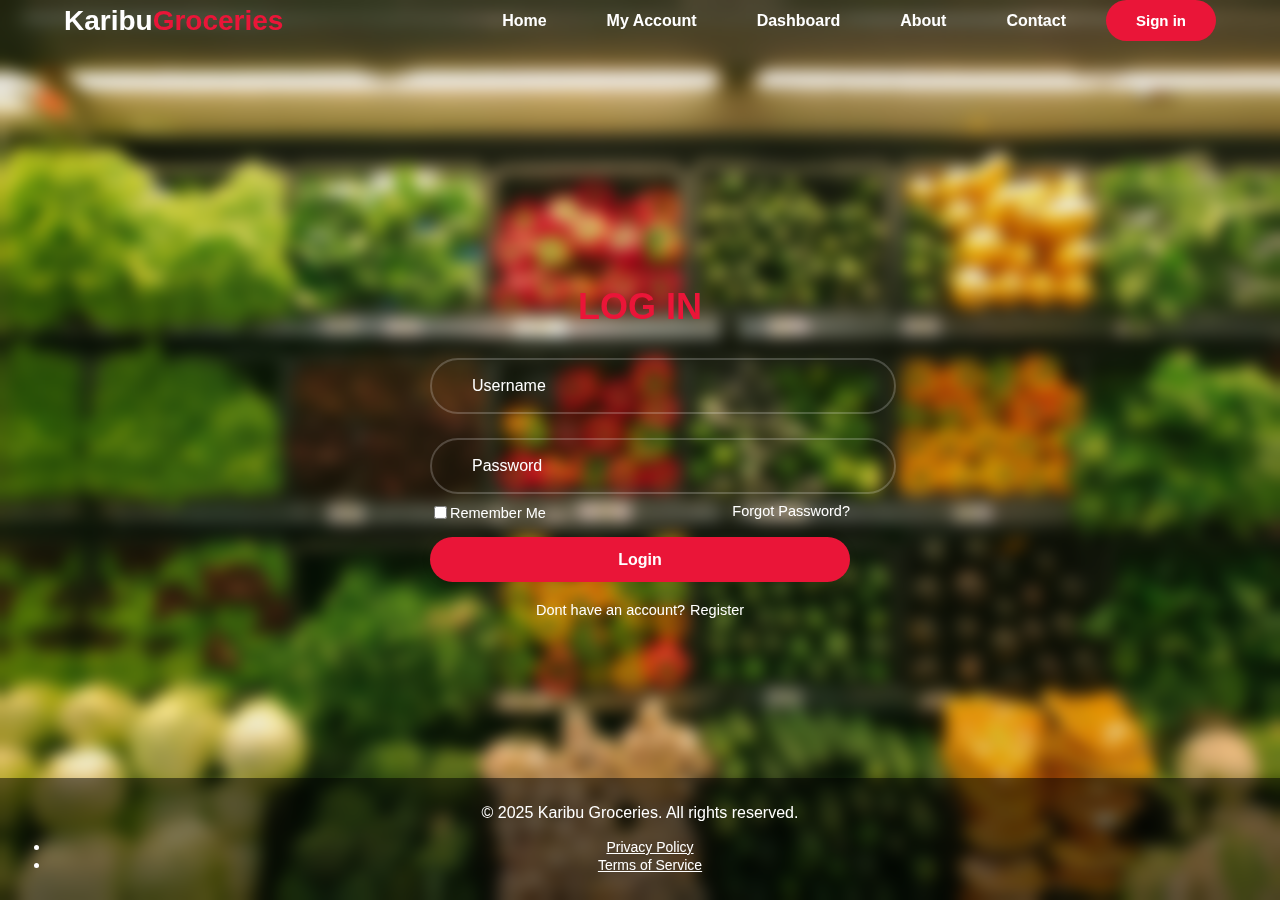
<file: index.html>
<!DOCTYPE html>
<html lang="en">
<head>
    <meta charset="UTF-8">
    <meta name="viewport" content="width=device-width, initial-scale=1.0">
    <link rel= "stylesheet" href= "https://maxst.icons8.com/vue-static/landings/line-awesome/line-awesome/1.3.0/css/line-awesome.min.css" >
    <link rel="stylesheet" href="index.css">
    <title> Login Form</title>
</head>
<body>
   <nav class="navbar">
     <div class="container-fluid">
        <a class="navbar-brand" href="#"> Karibu<span>Groceries</span></a>
          <div class="navbar-nav">
            <ul>
                 <li><a class="nav-link active" aria-current="page" href="index.html">Home</a> </li>
                 <li><a class="nav-link" href="/Main_karibu-groceries/Myaccount.html">My Account</a> </li>
                 <li><a class="nav-link" href="/Main_karibu-groceries/dashboard.html"> Dashboard</a></li>
                 <li><a class="nav-link" href="#">About</a></li>
                 <li><a class="nav-link" href="#">Contact</a></li>
             </ul>
             <button type="button"> Sign in</button>
                        
          </div>
            
      </div>
    </nav>
    
        <div class="Wrapper">
          <form action="" >
            <h1>LOG IN</h1>
            <div class="input-box">
              <input type="text" placeholder="Username" required>
              <i class="las la-user-circle"></i>
            </div>
            <div class="input-box">
              <input type="Password" placeholder="Password" required>
              <i class="las la-lock"></i>
            </div>
            <div class="remember-forgot">
              <label> <input type="checkbox"> Remember Me</label>
              <a href="/Main_karibu-groceries /Myaccount.html">Forgot Password?</a>
            </div>

              <button type="submit" class="btn">Login</button>
              <div class="register-link">
                <p> Dont have an account?</p> <a href="#">Register</a>
              </div>
          </form>
        </div>
      





  <footer>
    <p>&copy; 2025 Karibu Groceries. All rights reserved.</p>
    <nav>
        <ul>
            <li><a href="privacy_policy.html">Privacy Policy</a></li>
            <li><a href="terms_of_service.html">Terms of Service</a></li>
        </ul>
    </nav>
 
  </footer>
</body>
</html>
</file>
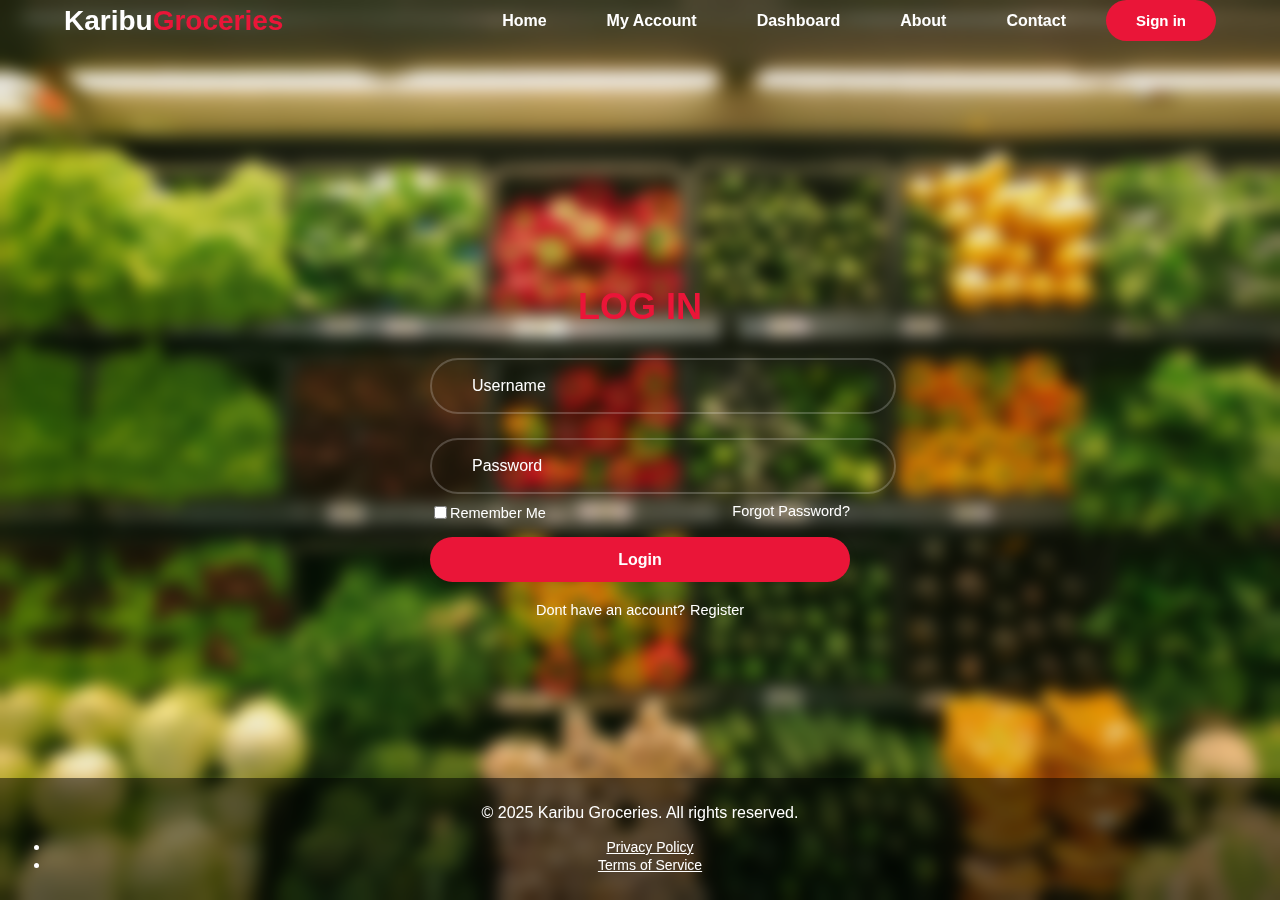
<file: docs/index.html>
<!DOCTYPE html>
<html lang="en">
<head>
    <meta charset="UTF-8">
    <meta name="viewport" content="width=device-width, initial-scale=1.0">
    <link rel= "stylesheet" href= "https://maxst.icons8.com/vue-static/landings/line-awesome/line-awesome/1.3.0/css/line-awesome.min.css" >
    <link rel="stylesheet" href="index.css">
    <title> Login Form</title>
</head>
<body>
   <nav class="navbar">
     <div class="container-fluid">
        <a class="navbar-brand" href="#"> Karibu<span>Groceries</span></a>
          <div class="navbar-nav">
            <ul>
                 <li><a class="nav-link active" aria-current="page" href="index.html">Home</a> </li>
                 <li><a class="nav-link" href="#">My Account</a> </li>
                 <li><a class="nav-link" href="/dashboard.html">Dashboard</a></li>
                 <li><a class="nav-link" href="#">About</a></li>
                 <li><a class="nav-link" href="#">Contact</a></li>
             </ul>
             <button type="button"> Sign in</button>
                        
          </div>
            
      </div>
    </nav>
    
        <div class="Wrapper">
          <form action="" >
            <h1>LOG IN</h1>
            <div class="input-box">
              <input type="text" placeholder="Username" required>
              <i class="las la-user-circle"></i>
            </div>
            <div class="input-box">
              <input type="Password" placeholder="Password" required>
              <i class="las la-lock"></i>
            </div>
            <div class="remember-forgot">
              <label> <input type="checkbox"> Remember Me</label>
              <a href="/myaccount.html">Forgot Password?</a>
            </div>

              <button type="submit" class="btn">Login</button>
              <div class="register-link">
                <p> Dont have an account?</p> <a href="#">Register</a>
              </div>
          </form>
        </div>
      





  <footer>
    <p>&copy; 2025 Karibu Groceries. All rights reserved.</p>
    <nav>
        <ul>
            <li><a href="privacy_policy.html">Privacy Policy</a></li>
            <li><a href="terms_of_service.html">Terms of Service</a></li>
        </ul>
    </nav>
 
  </footer>
</body>
</html>
</file>
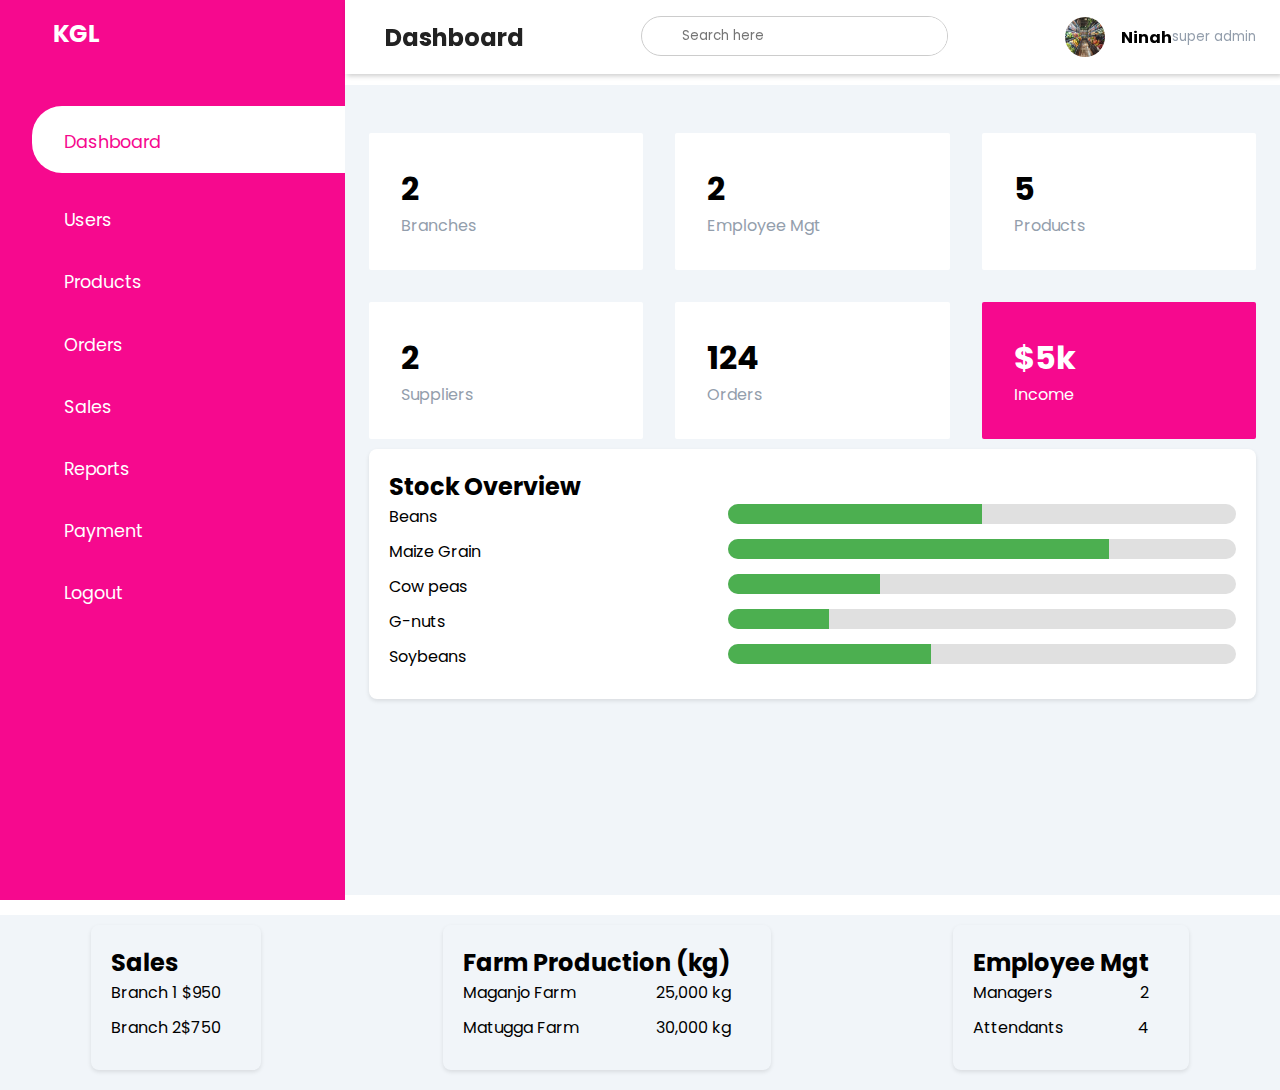
<file: dashboard.html>
<!DOCTYPE html>
<html lang="en">
<head>
    <meta charset="UTF-8">
    <meta name="viewport" content="width=device-width, initial-scale=1.0">
    <title>KGL groceries</title>

    <link rel= "stylesheet" href= "https://maxst.icons8.com/vue-static/landings/line-awesome/line-awesome/1.3.0/css/line-awesome.min.css" >
    <link rel="stylesheet" href="dash.css">
</head>
<body>

     <input type="checkbox" id="nav-toggle">
    <div class="sidebar mt=2" >
        <div class="sidebar-brand">
            <h2><span class=" las la-apple-alt"></span> <span>KGL</span></h2>
        </div>


        <div class="sidebar-menu">
            <ul>
                <li>
                    <a href="#" class="active"><span class="las la-igloo"></span>
                        <span>Dashboard</span></a>
                </li>
                <li>
                    <a href="/Main_karibu-groceries/User.html"><span class="las la-users"></span>
                        <span>Users</span></a>
                </li>
                <li><a href="/Main_karibu-groceries/Product.html"><span class="las la-clipboard-list"></span> 
                    <span>Products</span></a>
                </li>
                <li><a href="#"><span class="las la-shopping-bag"></span> 
                    <span>Orders</span></a>
                </li>
                <li><a href="#"><span class="las la-dollar-sign"></span> 
                    <span>Sales</span></a>
                </li>
                <li><a href="#"><span class="las la-chart-bar"></span> 
                    <span>Reports</span></a>
                </li>
                <li><a href="/Main_karibu-groceries/Myaccount.html"><span class="las la-wallet"></span> 
                    <span>Payment</span></a>
                </li>
                <li><a href="index.html"><span class="las la-sign-out-alt"></span>
                    <span> Logout</span></a>
                </li>
            </ul>
        </div>
    </div>


    <div class="main-content">
        <header>
            <h2>
                <label for="nav-toggle">
                <span class="las la-bars"></span>
                </label> 
                
                Dashboard

            </h2>
            <div class="search-wrapper">
                <span class="las la-search"></span>
               <input type="search" placeholder="Search here">  
            </div>
            <div class="user-wrapper">
                <img src="Bg5.avif" width="40px"  height="40px"  alt="User Image">
                <h4>Ninah</h4>
                <small>super admin</small>
            </div>
        </header>

        <main>

        <div class="cards">
            <div class="card-single">
                <div>
                    <h1>2</h1>
                    <span>Branches</span>
                </div>
                <div>
                    <span class="las la-warehouse"></span>
                </div>
            </div>
<!-- 2card -->
             
            <div class="card-single">
                <div>
                    <h1>2</h1>
                    <span>Employee Mgt</span>
                </div>
                <div>
                    <span class="las la-user-circle"></span>
                </div>
            </div>
<!-- 3card -->
            
            <div class="card-single">
                <div>
                    <h1>5</h1>
                    <a href="Product.html"> <span>Products</span></a>
                </div>
                <div>
                    <span class="las la-shopping-bag"></span>
                </div>
            </div>
            <!-- 4card -->
             <div class="card-single">
                <div>
                    <h1>2</h1>
                    <span>Suppliers</span>
                </div>
                <div>
                    <span class="las la-shopping-cart"></span>
                </div>
            </div>
            <!-- 5card -->
           <div class="card-single">
            <div>
                <h1>124</h1>
                <span>Orders</span>
            </div>
            <div>
                <span class="las la-cart-plus"></span>
    
            </div>
            </div>
            <!-- 6card -->

            <div class="card-single">
                <div>
                    <h1>$5k</h1>
                    <span>Income</span>
                </div>
                <div>
                    <span class="lab la-google-wallet"></span>
                </div>
            </div>

        </div>



        <div class="card">
            <h2>Stock Overview</h2>
            <div class="stock-item">
                <span>Beans</span>
                <div class="stock-bar">
                    <div class="stock-level" style="width:50%"></div>
                </div>
            </div>
            <div class="stock-item">
                <span>Maize Grain</span>
                <div class="stock-bar">
                    <div class="stock-level" style="width:75%"></div>
                </div>
            </div>
            <div class="stock-item">
                <span> Cow peas</span>
                <div class="stock-bar">
                    <div class="stock-level" style="width:30%"></div>
                </div>
            </div>
            <div class="stock-item">
                <span>G-nuts</span>
                <div class="stock-bar">
                    <div class="stock-level" style="width:20%"></div>
                </div>
            </div>
            <div class="stock-item">
                <span>Soybeans</span>
                <div class="stock-bar">
                    <div class="stock-level" style="width:40%"></div>
                </div>
            </div>         

        </div>

    </div>

          
       <div id="container">

           <div class="card1">
               <h2>Sales </h2>
               <div class="info-item">
                   <span>Branch 1</span>
                   <span>$950</span>
               </div>
               <div class="info-item">
                   <span>Branch 2</span>
                   <span>$750</span>
               </div>
           </div>
           
           <div class="card2">
               <h2>Farm Production (kg) </h2>
               <div class="info-item">
                   <span>Maganjo Farm</span>
                   <span>25,000 kg</span>
               </div>
               <div class="info-item">
                   <span>Matugga Farm</span>
                   <span>30,000 kg</span>
               </div>
   
           </div>
   
   
           <div class="card3">
                   <h2>Employee Mgt</h2>
                   <div class="info-item">
                       <span>Managers</span>
                       <span>2</span>
                   </div>
                   <div class="info-item">
                       <span>Attendants</span>
                       <span>4</span>
                   </div>
           </div>
     
       </div>
       


    

        


    
      
</body>
</html>
</file>
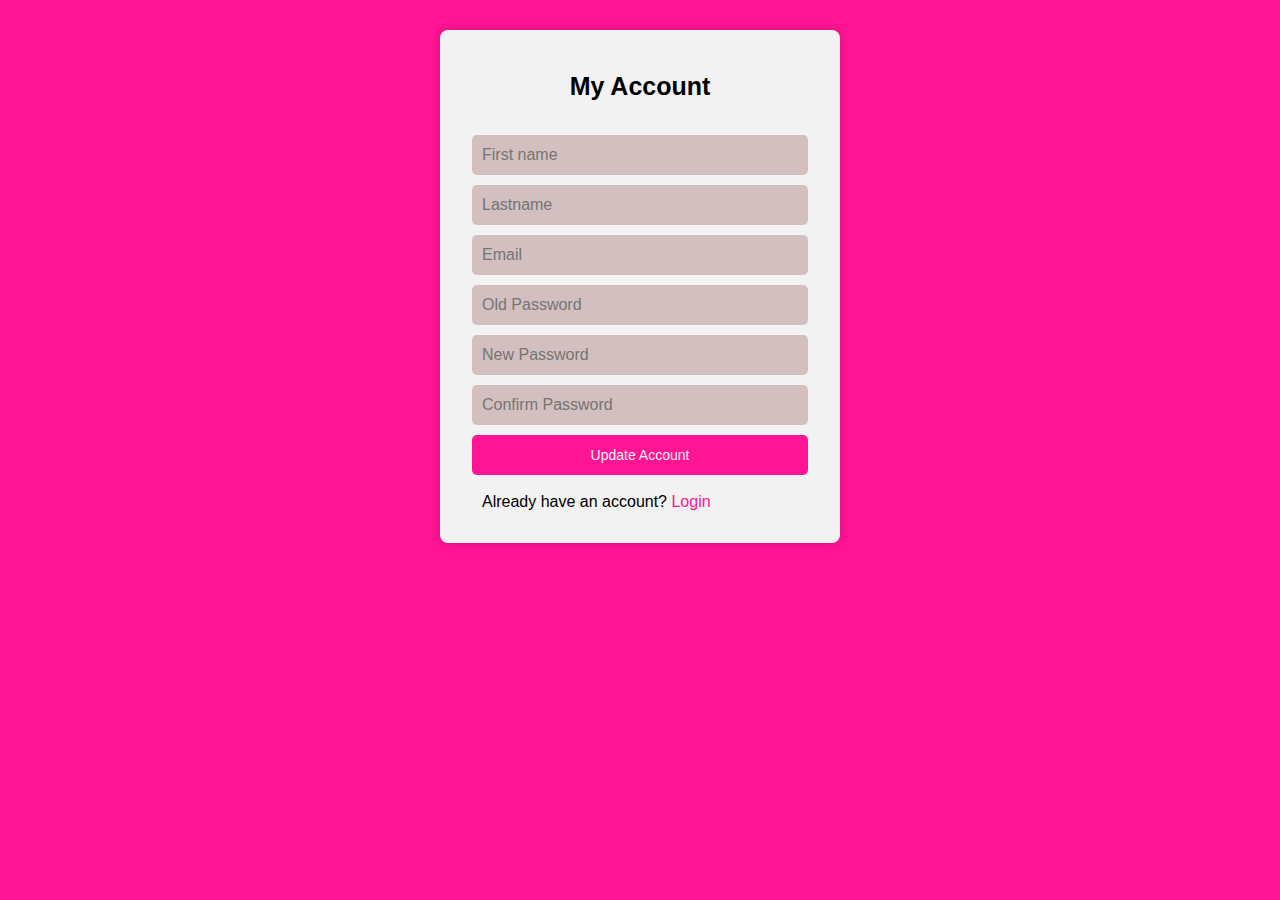
<file: Myaccount.html>
<!DOCTYPE html>
<html lang="en">
<head>
    <meta charset="UTF-8">
    <meta name="viewport" content="width=device-width, initial-scale=1.0">
    <title>Accounts page</title>
</head>
    <style>
        * {
            margin: 0;
            padding: 0;
            box-sizing: border-box;
            font-family: 'Arial', sans-serif;
            font-size: 16px;
            margin-top: 10px;
            
        }

        body {
            background: deeppink ;
            display: flex;
            justify-content: center;
            align-items: center;
        }

        .container {
            width: 100%;
            max-width: 400px;
            background-color: transparent;
            padding: 2rem;
            border-radius: 8px;
            box-shadow: 0 0 10px rgba(0, 0, 0, 0.2);
            background: #f2f2f2;
        }

        p{
            font-size: 25px;
            font-weight: bold;
            margin-bottom: 1.5rem;
            text-align: center;

        }

        input {
            width: 100%;
            height: 40px;
            margin-top: 10px;
            padding: 10px;
            outline: none;
            border: none;
            background-color: #d3bfbf;
            border-radius: 5px;
        }
        button {
            border: none;
            width: 100%;
            padding: 0.75rem;
            background-color: deeppink;
            color: #f2f2f2;
            cursor: pointer;
            border-radius: 5px;
            font-size: 0.875rem;
            font-weight: 500;
            justify-content: center;
            justify-items: center;

        }

        button:hover {
            background-color: crimson;
        }

        span {
            color: black;
            cursor: pointer;
            margin-left: 10px;
            display: inline;
        }

        a {
            color: deeppink;
            text-decoration: none;
        }

    </style>
<body>
   <div class="container">
    <p>My Account</p>
    <input type="text" placeholder="First name">
    <input type="text" placeholder="Lastname">
    <input type="text" placeholder="Email">
    <input type="password" placeholder="Old Password">
    <input type="password" placeholder="New Password">
    <input type="password" placeholder="Confirm Password"> <br>
    <button type="submit"> Update Account</button><br><br>

    <span> Already have an account? <a href="/Main_karibu-groceries/index.html">Login</a></span>
   </div>

    
</body>
</html>
</file>
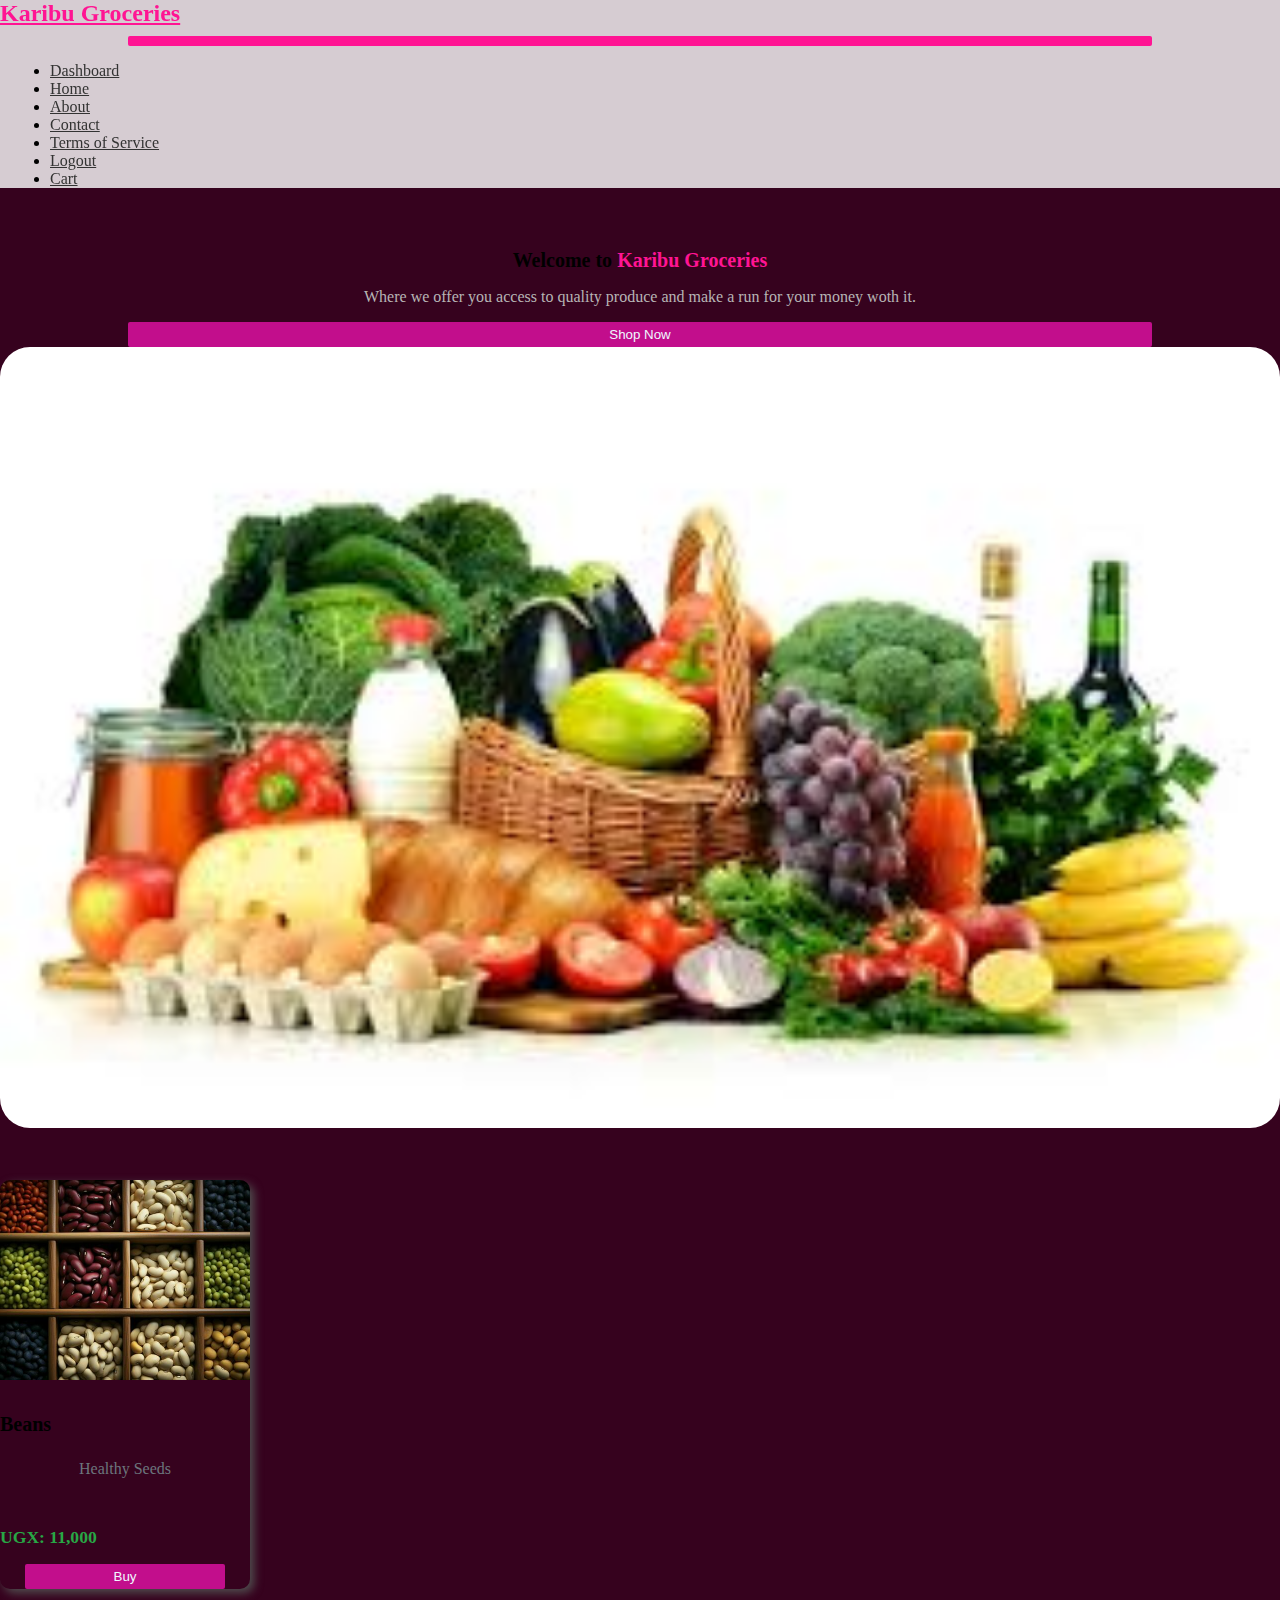
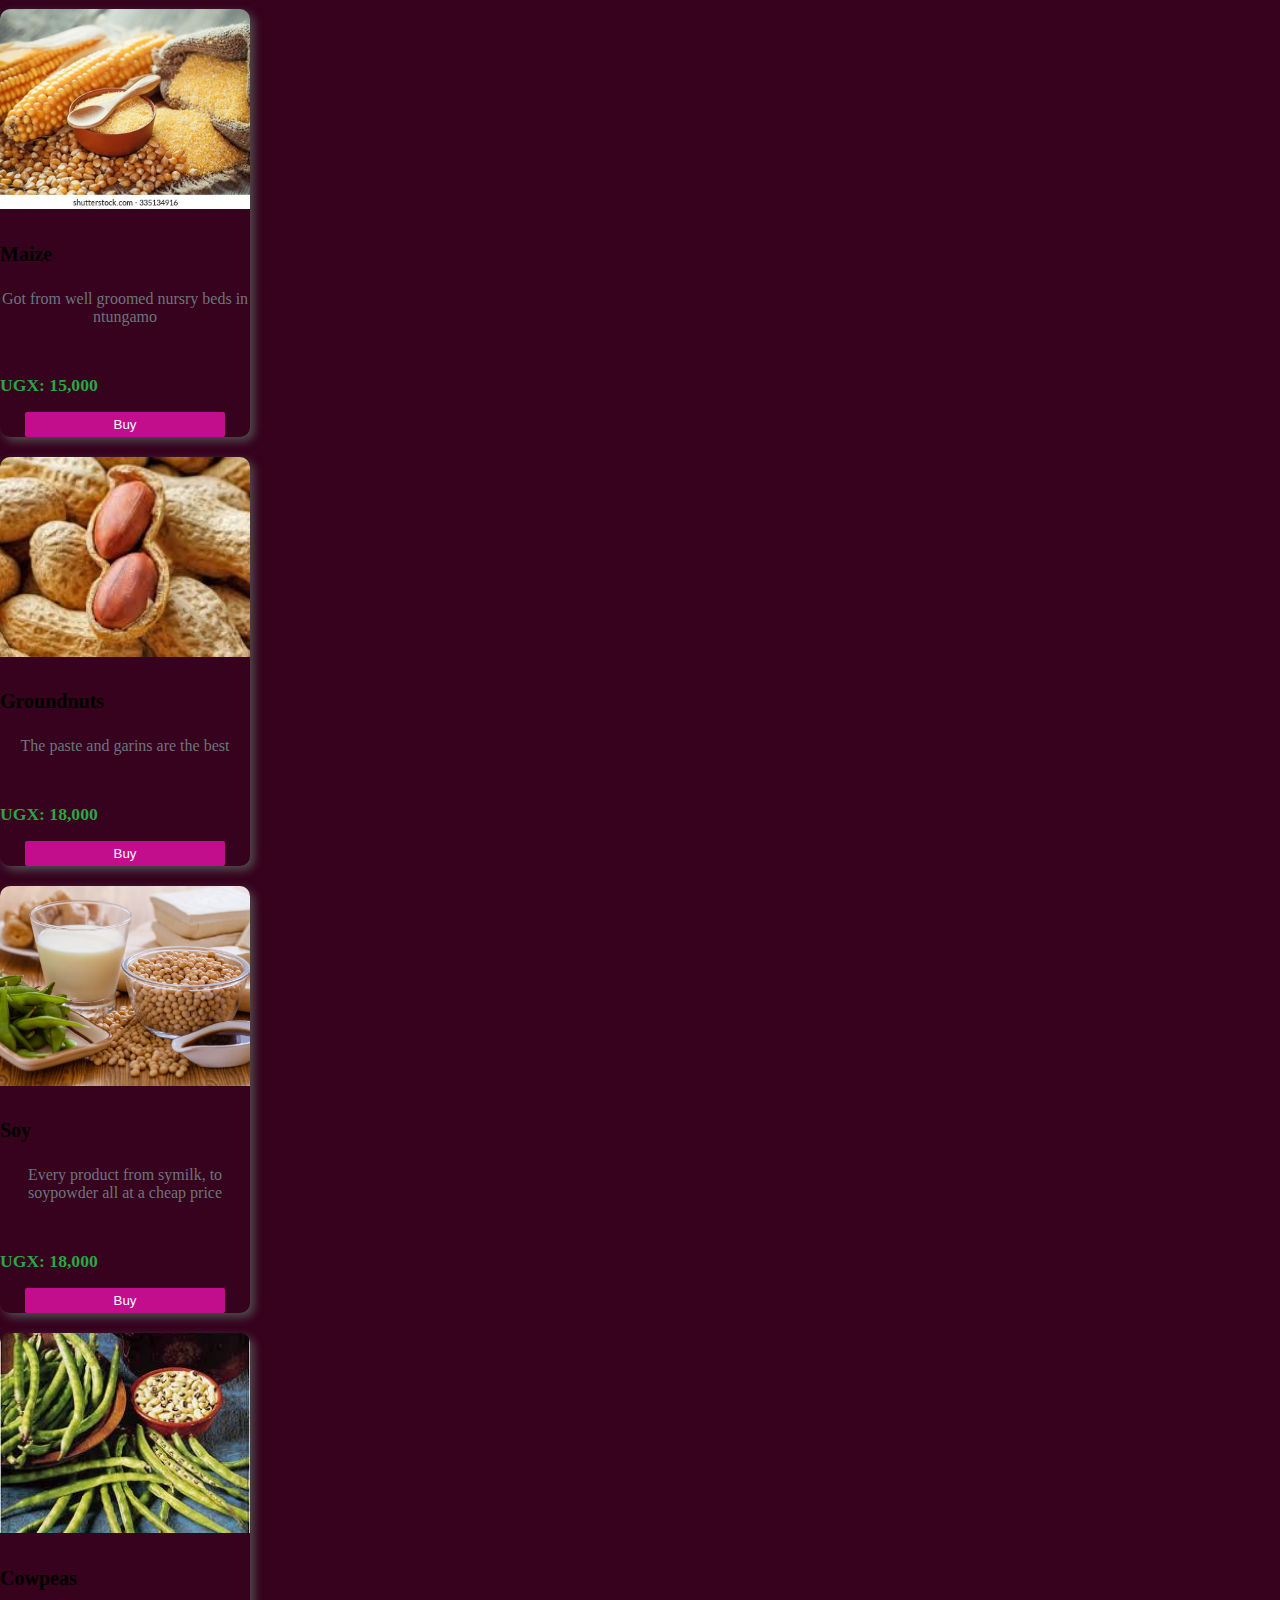
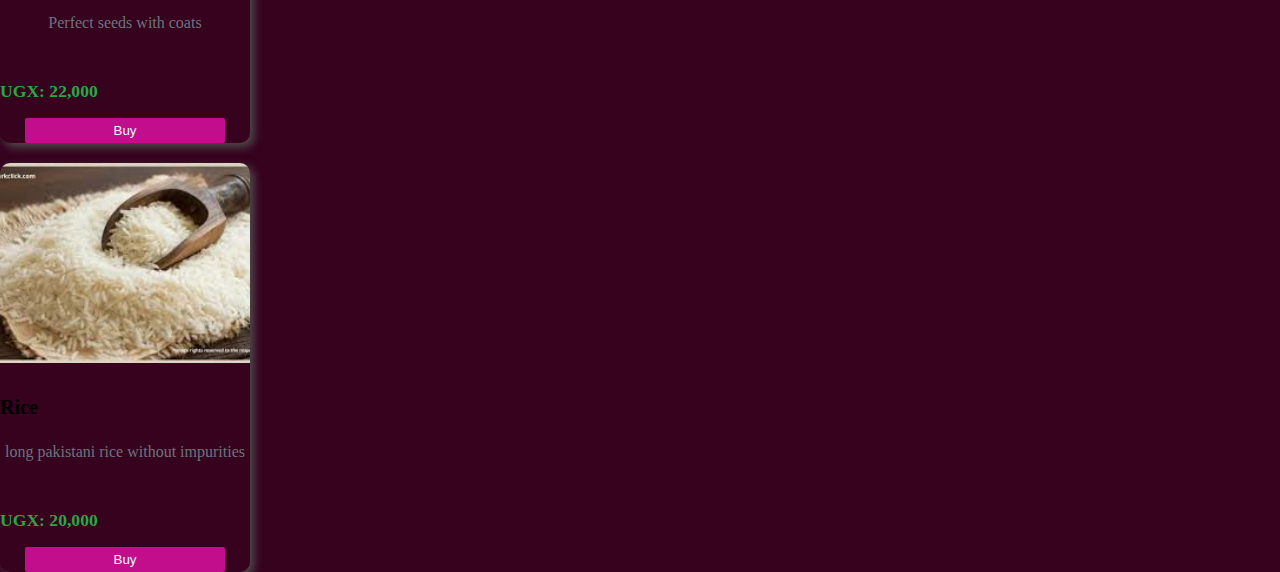
<file: Product.html>
<!DOCTYPE html>
    <html lang="en">
    <head>
        <meta charset="UTF-8">
        <meta name="viewport" content="width=device-width, initial-scale=1.0">
        <title>Products</title>
        <link href="https://cdn.jsdelivr.net/npm/bootstrap@5.0.2/dist/css/bootstrap.min.css" rel="stylesheet" integrity="sha384-EVSTQN3/azprG1Anm3QDgpJLIm9Nao0Yz1ztcQTwFspd3yD65VohhpuuCOmLASjC" crossorigin="anonymous">
        <link rel="preconnect" href="https://fonts.googleapis.com">
        <link rel="preconnect" href="https://fonts.gstatic.com" crossorigin>
        <link href="https://fonts.googleapis.com/css2?family=Ubuntu:ital,wght@0,300;0,400;0,500;0,700;1,300;1,400;1,500;1,700&display=swap" rel="stylesheet">
        <link rel= "stylesheet" href= "https://maxst.icons8.com/vue-static/landings/line-awesome/line-awesome/1.3.0/css/line-awesome.min.css" >
        <link rel="stylesheet" href="Product.css">
    </head>
    <body>

        <nav class="navbar navbar-expand-lg navbar-light">
            <div class="container-fluid">
                <a class="navbar-brand" href="#">Karibu Groceries</a>
                <button class="navbar-toggler" type="button" data-bs-toggle="collapse" data-bs-target="#navbarNav" aria-controls="navbarNav" aria-expanded="false" aria-label="Toggle navigation">
                    <span class="navbar-toggler-icon"></span>
                </button>
                <div class="collapse navbar-collapse" id="navbarNav">
                    <ul class="navbar-nav">
                        <li class="nav-item">
                            <a class="nav-link" href="/Main_karibu-groceries/dashboard.html"><span class="las la-arrow-left"></span> Dashboard</a>
                        </li>
                        <li class="nav-item">
                            <a class="nav-link" href="/Main_karibu-groceries/index.html"><span class="las la-home"></span> Home</a>
                        </li>
                        <li class="nav-item">
                            <a class="nav-link" href="about.html"><span class="las la-info"></span> About</a>
                        </li>
                        <li class="nav-item">
                            <a class="nav-link" href="contact.html"><span class="las la-envelope"></span> Contact</a>
                        </li>
                        <li class="nav-item">
                            <a class="nav-link" href="terms_of_service.html"><span class="las la-file-alt"></span> Terms of Service</a>
                        </li>
                        <li class="nav-item">
                            <a class="nav-link" href="/Main_karibu-groceries/index.html"><span class="las la-sign-out-alt"></span> Logout</a>
                        </li>
                        <li class="nav-item">
                            <a class="nav-link" href="cart.html"><span class="las la-shopping-cart"></span> Cart</a>
                        </li>
                    </ul>
                </div>
            </div>
        </nav>


                     <div class=" container">
                    <div class="hero-section">
                        <div class="row align-items-center justify-content-between">
        
                            <div class="col-12 col-lg-6">
                                <h1 class="display-8 fw-bold"> <span class="text-primary">Welcome to </span> Karibu Groceries</h1>
                                <p class="lead pb-3">
                                   Where we offer you access to quality produce and make a run for your money woth it.
                                </p>
                                <button class="btn btn-primary px-5 py-3 d-inlline-block"> Shop Now</button>
                            </div>
        
                            <div class="col-12 col-lg-5">
                                <img src="Bg4.jpg" alt=" " class="img-fluid">
                            </div>
                             
                        </div>
                
                    </div>
                 </section>

                    <div class="row product-cards">

                         <div class="col-md-4 col-sm-6 mb-4">
                             <div class="card">
                                 <div class="products">
                                     <img src="bean.jpg" alt="Beans" width="100%">
                                 </div>
                                 
                                 <div class="card-body">
                                     <h5 class="card-title">Beans</h5>
                                     <p class="card-text">Healthy Seeds</p>
                                     <h6 class="card-subtitle mb-2">UGX: 11,000</h6>
                                     <button class="btn btn-primary">Buy</button>
                                 </div>
             
                             </div>
                         </div>
        
                        <div class="col-md-4 col-sm-6 mb-4">
        
                            <div class="card">
                                <div class="products">
                                    <img src="maize.jpg" alt="maize" width="100%">
                                </div>
            
                                <div class="card-body">
                                    <h5 class="card-title">Maize</h5>
                                    <p class="card-text">Got from well groomed nursry beds in ntungamo</p>
                                    <h6 class="card-subtitle mb-2">UGX: 15,000</h6>
                                    <button class="btn btn-primary">Buy</button>
                                </div>
            
                            </div>
                        </div>
        
                        <div class="col-md-4 col-sm-6 mb-4">
        
                            <div class="card">
                                <div class="products">
                                    <img src="gnuts.jpg" alt="Gnuts" width="100%">
                                </div>
                                <div class="card-body">
                                    <h5 class="card-title">Groundnuts</h5>
                                    <p class="card-text">The paste and garins are the best</p>
                                    <h6 class="card-subtitle mb-2">UGX: 18,000</h6>
                                    <button class="btn btn-primary">Buy</button>
                                </div>
                            </div>
                        </div>
        
                        <div class="col-md-4 col-sm-6 mb-4">
        
                            <div class="card">
                                <div class="products">
                                    <img src="soy.avif" alt="Soy" width="100%">
                                </div>
            
                                <div class="card-body">
                                    <h5 class="card-title">Soy</h5>
                                    <p class="card-text">Every product from symilk, to soypowder all at a cheap price</p>
                                    <h6 class="card-subtitle mb-2">UGX: 18,000</h6>
                                    <button class="btn btn-primary">Buy</button>
                                </div>
            
                            </div>
                        </div>
        
                        <div class="col-md-4 col-sm-6 mb-4">
        
                            <div class="card">
                                <div class="products">
                                    <img src="cow2.jpg" alt="Soy" width="100%">
                                </div>
            
                                <div class="card-body">
                                    <h5 class="card-title">Cowpeas</h5>
                                    <p class="card-text">Perfect seeds with coats</p>
                                    <h6 class="card-subtitle mb-2">UGX: 22,000</h6>
                                    <button class="btn btn-primary">Buy</button>
                                </div>
            
                            </div>
                     </div>

                     <div class="col-md-4 col-sm-6 mb-4">
        
                        <div class="card">
                            <div class="products">
                                <img src="rice.jpg" alt="Soy" width="100%">
                            </div>
        
                            <div class="card-body">
                                <h5 class="card-title">Rice</h5>
                                <p class="card-text">long pakistani rice without impurities</p>
                                <h6 class="card-subtitle mb-2">UGX: 20,000</h6>
                                <button class="btn btn-primary">Buy</button>
                            </div>
        
                        </div>
                 </div>

                </div>
                
            </div>

        </div>
        <script src="https://cdn.jsdelivr.net/npm/bootstrap@5.0.2/dist/js/bootstrap.bundle.min.js" integrity="sha384-MrcW6ZMFYlzcLA8Nl+NtUVF0sA7MsXsP1UyJoMp4YLEuNSfAP+JcXn/tWtIaxVXM" crossorigin="anonymous"></script> 
    </body>
    </html>
</file>
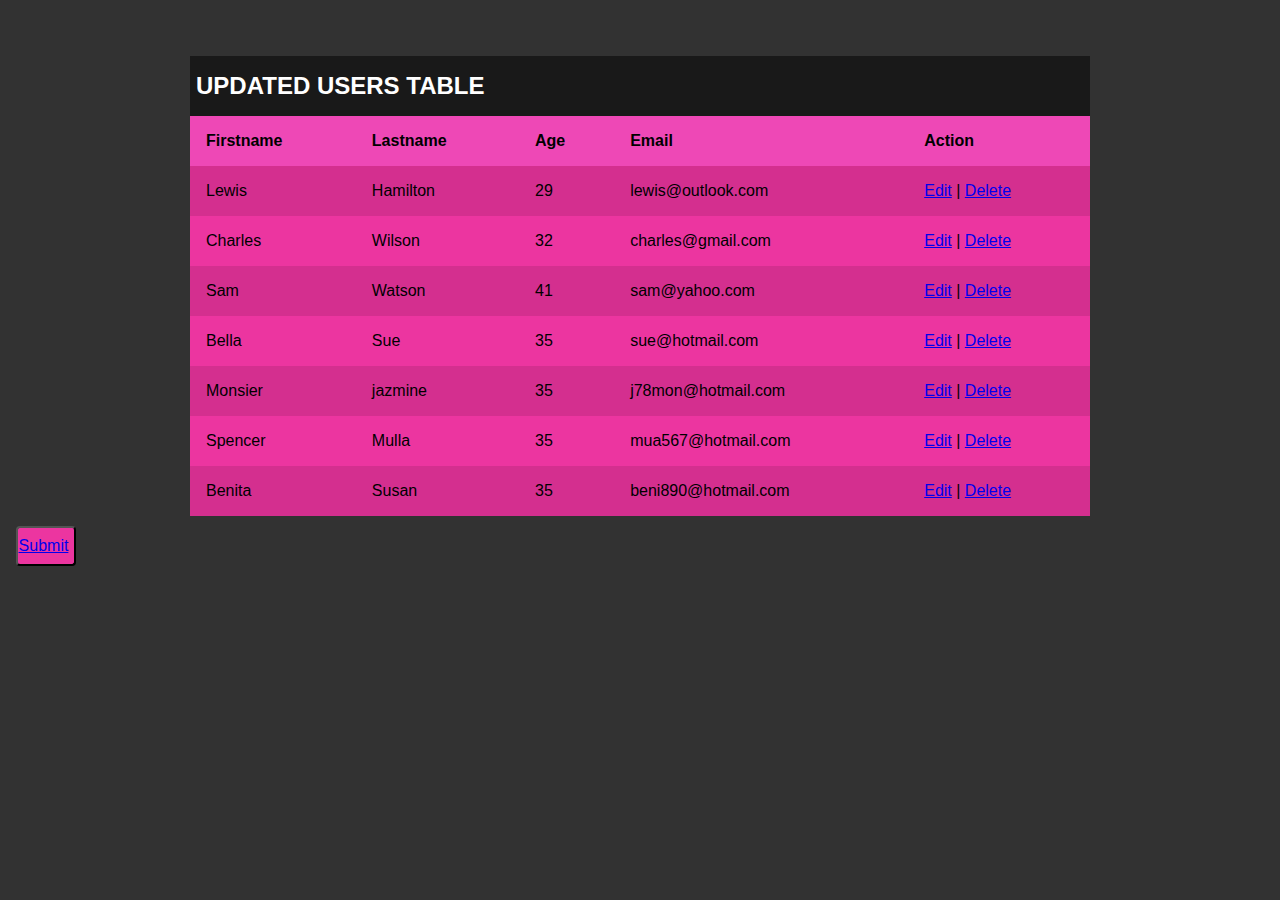
<file: User.html>
<!DOCTYPE html>
<html lang="en">
<head>
    <meta charset="UTF-8">
    <meta name="viewport" content="width=, initial-scale=1.0">
    <title>Users page</title>
</head>
<body>
    
   <!-- index.html -->
<!DOCTYPE html>
<html>

<head>
    <style>
        * {
            margin: 0;
            padding: 0;
            box-sizing: border-box;
            font-family: 'Arial', sans-serif;
            font-size: 16px;
            margin-top: 10px;
            
        }

        body {
            background: #323232;
            font-family: Arial, sans-serif;
            padding: 1rem;
        }
       .wrapper {
        width: min(900px, 100% - 3rem);
        margin-inline: auto;
       }

        table {
          width: 100%;
          border-collapse: collapse;
          background: #ec35a0;
        }


        caption,
        th,
        td {
            padding: 1rem;
           
        }
        caption,
        th
         {
             text-align: left;
        }

        caption{
            background: hsl(0 0%  0% / 0.5);
            font-size: 1.5rem;
            font-weight: 700;
            text-transform: uppercase;
            color: #fff; 
        }

        th {
            background: hsla(315, 83%, 65%, 0.5);
        }

        tr:nth-of-type(2n) {
            background: hsl( 0 0% 0% / 0.1 );
        }

        table#t01 {
            width: 100%;   
        }
        
         .table-container {
            max-width: 100%;
            overflow-x: auto;
         }

    </style>

</head>

<body>
    <main>
        <div class="wrapper">

            <table id="t01">

              <caption style="padding-left: 6px;"> Updated Users Table</caption>

                <tr>
                    <th>Firstname</th>
                    <th>Lastname</th>
                    <th>Age</th>
                    <th>Email</th>
                    <th>Action</th>

                </tr>
                <tr>
                    <td data-cell="firstname">Lewis</td>
                    <td data-cell="lastname">Hamilton</td>
                    <td data-cell="age">29</td>
                    <td data-cell="email">lewis@outlook.com</td>
                    <td data-cell="action">
                        <a href="#">Edit</a> | <a href="#">Delete</a>
                    </td>

                </tr>
                <tr>
                    <td data-cell="firstname">Charles</td>
                    <td data-cell="lastname">Wilson</td>
                    <td data-cell="age">32</td>
                    <td data-cell="email">charles@gmail.com</td>
                    <td data-cell="action">
                        <a href="#">Edit</a> | <a href="#">Delete</a>
                    </td>
                </tr>
                <tr>
                    <td data-cell="firstname">Sam</td>
                    <td data-cell="lastname">Watson</td>
                    <td data-cell="age">41</td>
                    <td data-cell="email">sam@yahoo.com</td>
                    <td data-cell="action">
                        <a href="#">Edit</a> | <a href="#">Delete</a>
                    </td>
                
                </tr>

                <tr>
                    <td data-cell="firstname">Bella</td>
                    <td data-cell="lastname">Sue</td>
                    <td data-cell="age">35</td>
                    <td data-cell="email">sue@hotmail.com</td>
                    <td data-cell="action">
                        <a href="#">Edit</a> | <a href="#">Delete</a>
                    </td>
                </tr>

                <tr>
                    <td data-cell="firstname">Monsier</td>
                    <td data-cell="lastname">jazmine</td>
                    <td data-cell="age">35</td>
                    <td data-cell="email">j78mon@hotmail.com</td>
                    <td data-cell="action">
                        <a href="#">Edit</a> | <a href="#">Delete</a>
                    </td>
                </tr>

                <tr>
                    <td data-cell="firstname">Spencer</td>
                    <td data-cell="lastname">Mulla</td>
                    <td data-cell="age">35</td>
                    <td data-cell="email">mua567@hotmail.com</td>
                    <td data-cell="action">
                        <a href="#">Edit</a> | <a href="#">Delete</a>
                    </td>
                </tr>

                <tr>
                    <td data-cell="firstname">Benita</td>
                    <td data-cell="lastname">Susan</td>
                    <td data-cell="age">35</td>
                    <td data-cell="email">beni890@hotmail.com</td>
                    <td data-cell="action">
                        <a href="#">Edit</a> | <a href="#">Delete</a>
                    </td>
                </tr>

            </table>

        </div>

      <button type="submit" style="background: #ec35a0; border-radius: 4px; width: 60px; height: 40px; padding-right: 5px;" ><a href="/Main_karibu-groceries/dashboard.html">Submit </a></button>

    </main>
</body>

</html>


</body>
</html>
</file>
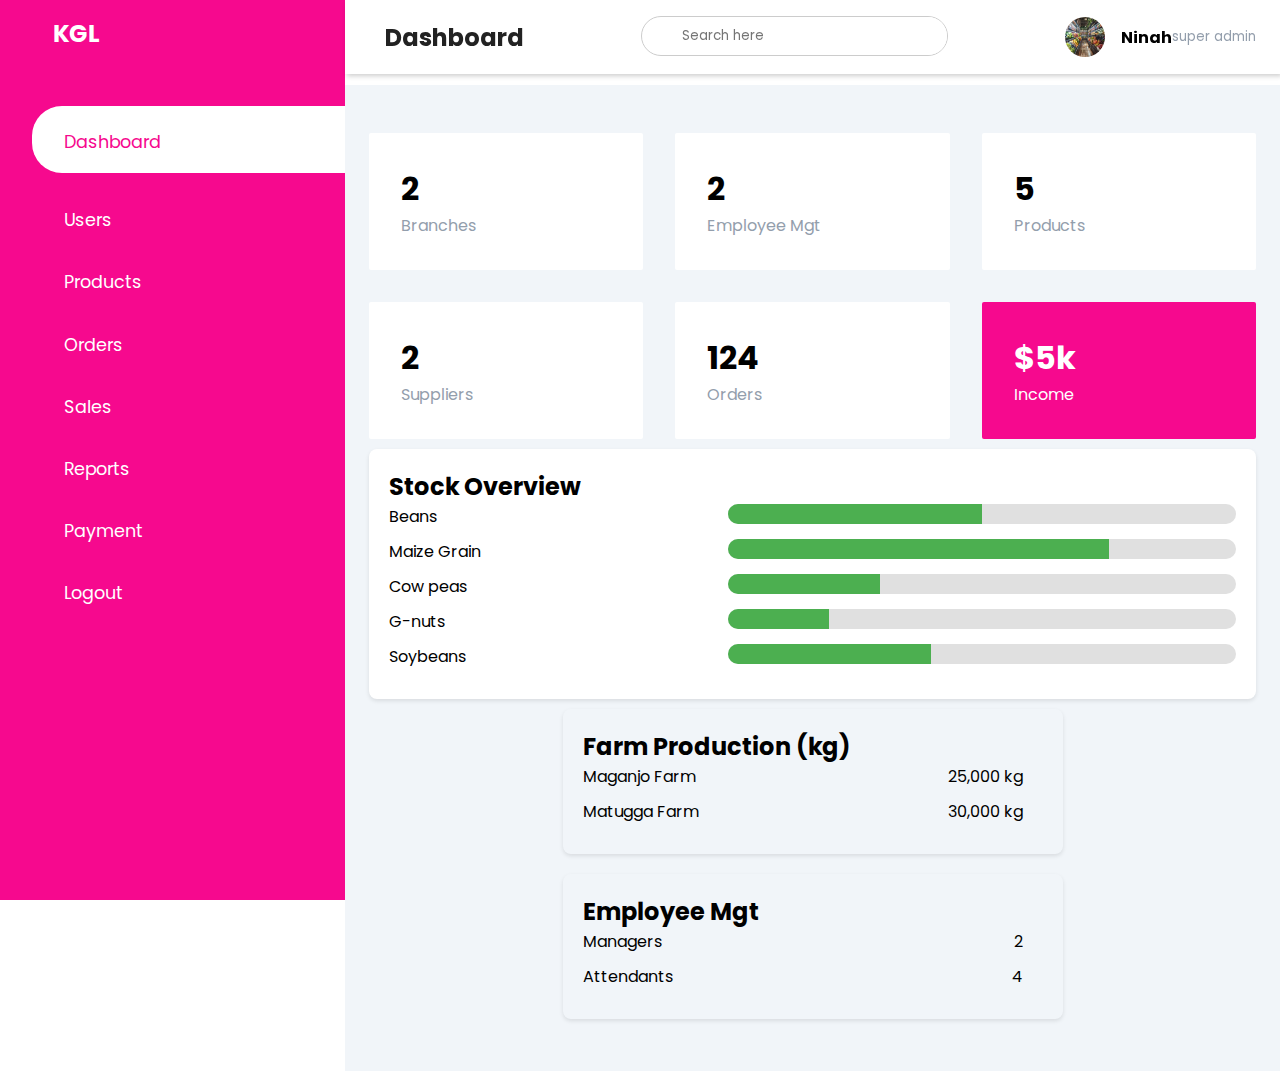
<file: docs/dashboard.html>
<!DOCTYPE html>
<html lang="en">
<head>
    <meta charset="UTF-8">
    <meta name="viewport" content="width=device-width, initial-scale=1.0">
    <title>KGL groceries</title>

    <link rel= "stylesheet" href= "https://maxst.icons8.com/vue-static/landings/line-awesome/line-awesome/1.3.0/css/line-awesome.min.css" >
    <link rel="stylesheet" href="dash.css">
</head>
<body>

     <input type="checkbox" id="nav-toggle">
    <div class="sidebar mt=2" >
        <div class="sidebar-brand">
            <h2><span class=" las la-apple-alt"></span> <span>KGL</span></h2>
        </div>


        <div class="sidebar-menu">
            <ul>
                <li>
                    <a href="#" class="active"><span class="las la-igloo"></span>
                        <span>Dashboard</span></a>
                </li>
                <li>
                    <a href="/User.html"><span class="las la-users"></span>
                        <span>Users</span></a>
                </li>
                <li><a href="/Product.html"><span class="las la-clipboard-list"></span> 
                    <span>Products</span></a>
                </li>
                <li><a href="#"><span class="las la-shopping-bag"></span> 
                    <span>Orders</span></a>
                </li>
                <li><a href="#"><span class="las la-dollar-sign"></span> 
                    <span>Sales</span></a>
                </li>
                <li><a href="#"><span class="las la-chart-bar"></span> 
                    <span>Reports</span></a>
                </li>
                <li><a href="/myaccount.html"><span class="las la-wallet"></span> 
                    <span>Payment</span></a>
                </li>
                <li><a href="/index.html"><span class="las la-sign-out-alt"></span>
                    <span> Logout</span></a>
                </li>
            </ul>
        </div>
    </div>


    <div class="main-content">
        <header>
            <h2>
                <label for="nav-toggle">
                <span class="las la-bars"></span>
                </label> 
                
                Dashboard

            </h2>
            <div class="search-wrapper">
                <span class="las la-search"></span>
               <input type="search" placeholder="Search here">  
            </div>
            <div class="user-wrapper">
                <img src="Bg5.avif" width="40px"  height="40px"  alt="User Image">
                <h4>Ninah</h4>
                <small>super admin</small>
            </div>
        </header>

        <main>

        <div class="cards">
            <div class="card-single">
                <div>
                    <h1>2</h1>
                    <span>Branches</span>
                </div>
                <div>
                    <span class="las la-warehouse"></span>
                </div>
            </div>
<!-- 2card -->
             
            <div class="card-single">
                <div>
                    <h1>2</h1>
                    <span>Employee Mgt</span>
                </div>
                <div>
                    <span class="las la-user-circle"></span>
                </div>
            </div>
<!-- 3card -->
            
            <div class="card-single">
                <div>
                    <h1>5</h1>
                    <a href="/Product.html"> <span>Products</span></a>
                </div>
                <div>
                    <span class="las la-shopping-bag"></span>
                </div>
            </div>
            <!-- 4card -->
             <div class="card-single">
                <div>
                    <h1>2</h1>
                    <span>Suppliers</span>
                </div>
                <div>
                    <span class="las la-shopping-cart"></span>
                </div>
            </div>
            <!-- 5card -->
           <div class="card-single">
            <div>
                <h1>124</h1>
                <span>Orders</span>
            </div>
            <div>
                <span class="las la-cart-plus"></span>
    
            </div>
            </div>
            <!-- 6card -->

            <div class="card-single">
                <div>
                    <h1>$5k</h1>
                    <span>Income</span>
                </div>
                <div>
                    <span class="lab la-google-wallet"></span>
                </div>
            </div>

        </div>



        <div class="card">
            <h2>Stock Overview</h2>
            <div class="stock-item">
                <span>Beans</span>
                <div class="stock-bar">
                    <div class="stock-level" style="width:50%"></div>
                </div>
            </div>
            <div class="stock-item">
                <span>Maize Grain</span>
                <div class="stock-bar">
                    <div class="stock-level" style="width:75%"></div>
                </div>
            </div>
            <div class="stock-item">
                <span> Cow peas</span>
                <div class="stock-bar">
                    <div class="stock-level" style="width:30%"></div>
                </div>
            </div>
            <div class="stock-item">
                <span>G-nuts</span>
                <div class="stock-bar">
                    <div class="stock-level" style="width:20%"></div>
                </div>
            </div>
            <div class="stock-item">
                <span>Soybeans</span>
                <div class="stock-bar">
                    <div class="stock-level" style="width:40%"></div>
                </div>
            </div>         

        </div>

        
        <div class="card2">
            <h2>Farm Production (kg) </h2>
            <div class="info-item">
                <span>Maganjo Farm</span>
                <span>25,000 kg</span>
            </div>
            <div class="info-item">
                <span>Matugga Farm</span>
                <span>30,000 kg</span>
            </div>

        </div>


        <div class="card3">
                <h2>Employee Mgt</h2>
                <div class="info-item">
                    <span>Managers</span>
                    <span>2</span>
                </div>
                <div class="info-item">
                    <span>Attendants</span>
                    <span>4</span>
                </div>
        </div>
       
    </div>


    

        


    
      
</body>
</html>
</file>
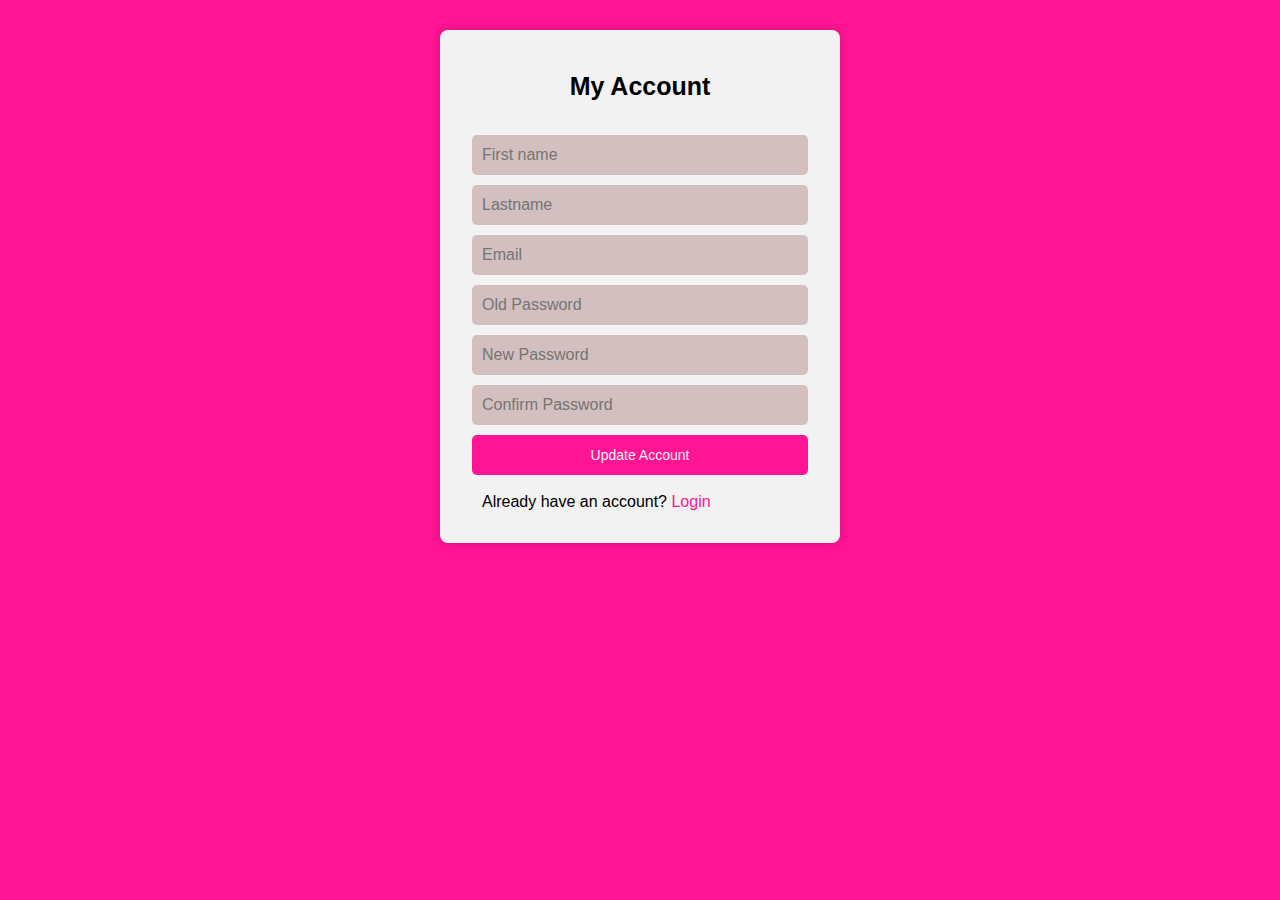
<file: docs/Myaccount.html>
<!DOCTYPE html>
<html lang="en">
<head>
    <meta charset="UTF-8">
    <meta name="viewport" content="width=device-width, initial-scale=1.0">
    <title>Accounts page</title>
</head>
    <style>
        * {
            margin: 0;
            padding: 0;
            box-sizing: border-box;
            font-family: 'Arial', sans-serif;
            font-size: 16px;
            margin-top: 10px;
            
        }

        body {
            background: deeppink ;
            display: flex;
            justify-content: center;
            align-items: center;
        }

        .container {
            width: 100%;
            max-width: 400px;
            background-color: transparent;
            padding: 2rem;
            border-radius: 8px;
            box-shadow: 0 0 10px rgba(0, 0, 0, 0.2);
            background: #f2f2f2;
        }

        p{
            font-size: 25px;
            font-weight: bold;
            margin-bottom: 1.5rem;
            text-align: center;

        }

        input {
            width: 100%;
            height: 40px;
            margin-top: 10px;
            padding: 10px;
            outline: none;
            border: none;
            background-color: #d3bfbf;
            border-radius: 5px;
        }
        button {
            border: none;
            width: 100%;
            padding: 0.75rem;
            background-color: deeppink;
            color: #f2f2f2;
            cursor: pointer;
            border-radius: 5px;
            font-size: 0.875rem;
            font-weight: 500;
            justify-content: center;
            justify-items: center;

        }

        button:hover {
            background-color: crimson;
        }

        span {
            color: black;
            cursor: pointer;
            margin-left: 10px;
            display: inline;
        }

        a {
            color: deeppink;
            text-decoration: none;
        }

    </style>
<body>
   <div class="container">
    <p>My Account</p>
    <input type="text" placeholder="First name">
    <input type="text" placeholder="Lastname">
    <input type="text" placeholder="Email">
    <input type="password" placeholder="Old Password">
    <input type="password" placeholder="New Password">
    <input type="password" placeholder="Confirm Password"> <br>
    <button type="submit"> Update Account</button><br><br>

    <span> Already have an account? <a href="/index.html">Login</a></span>
   </div>

    
</body>
</html>
</file>
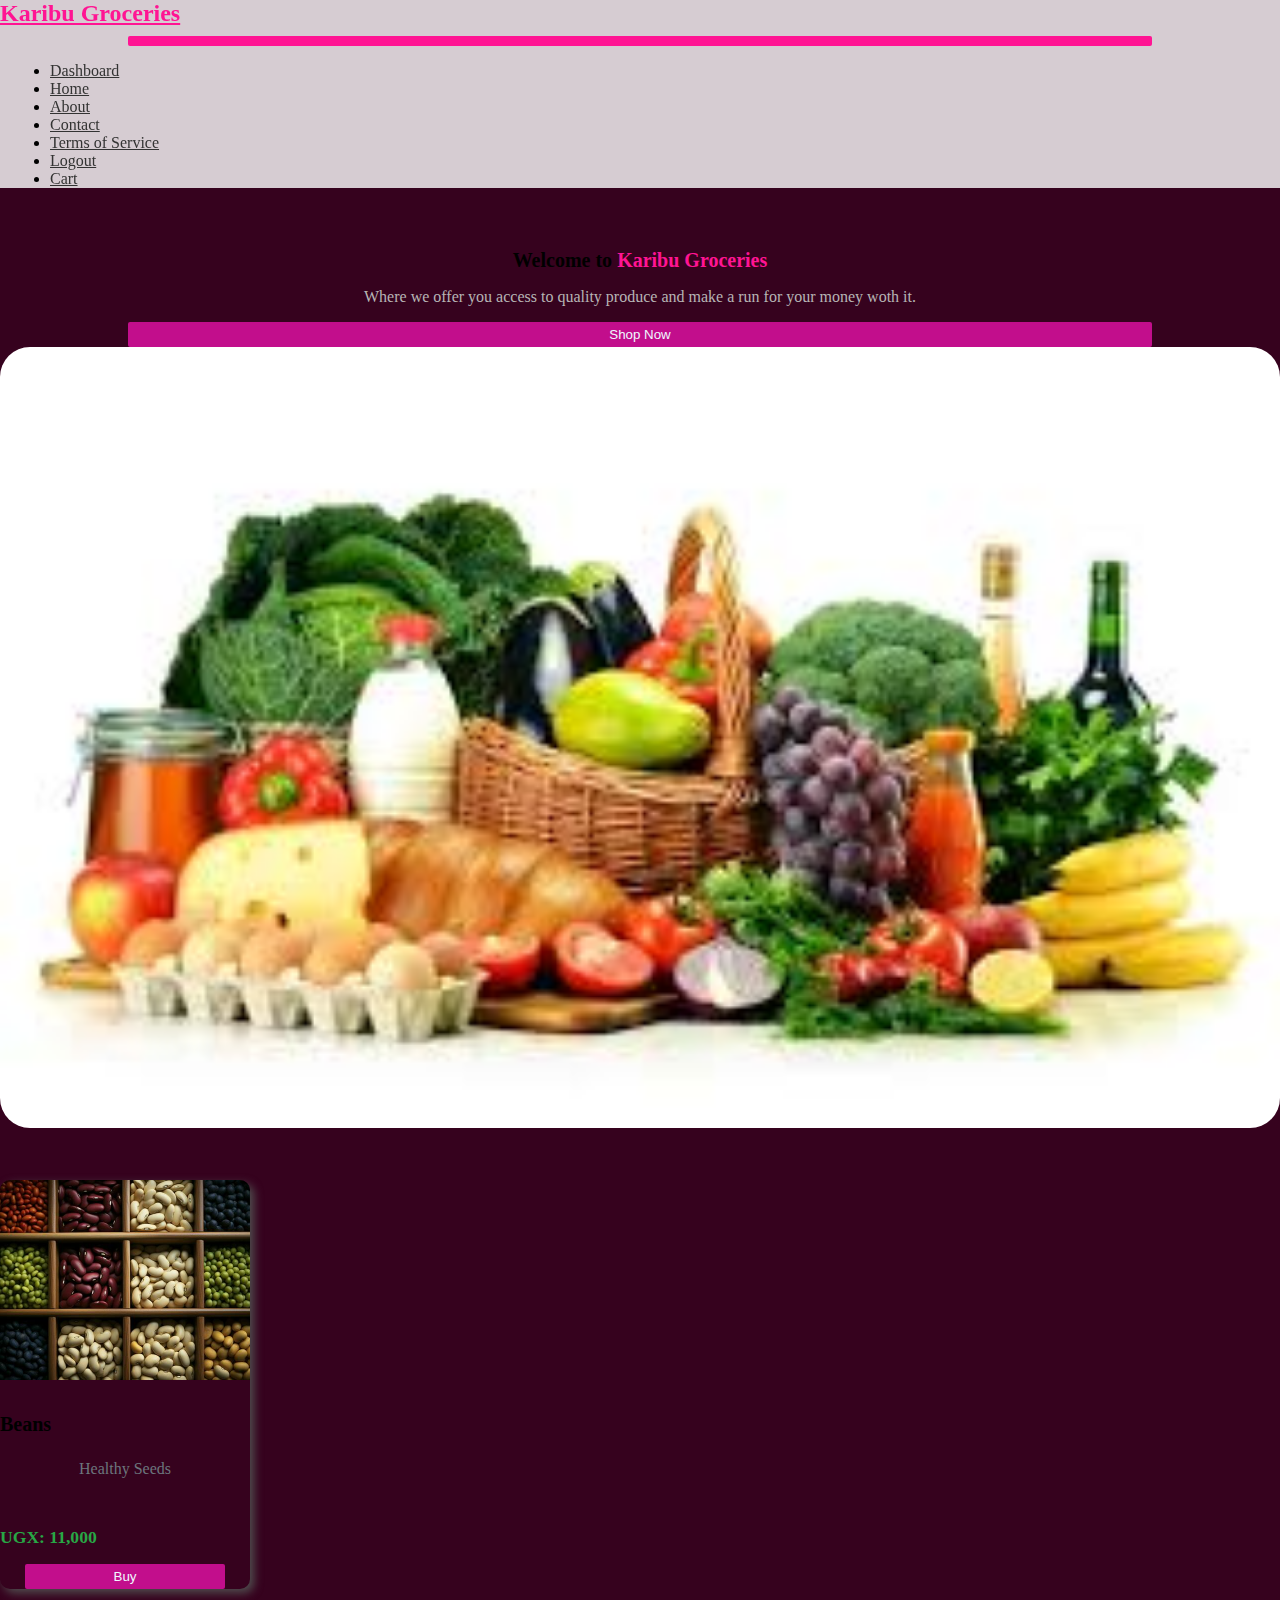
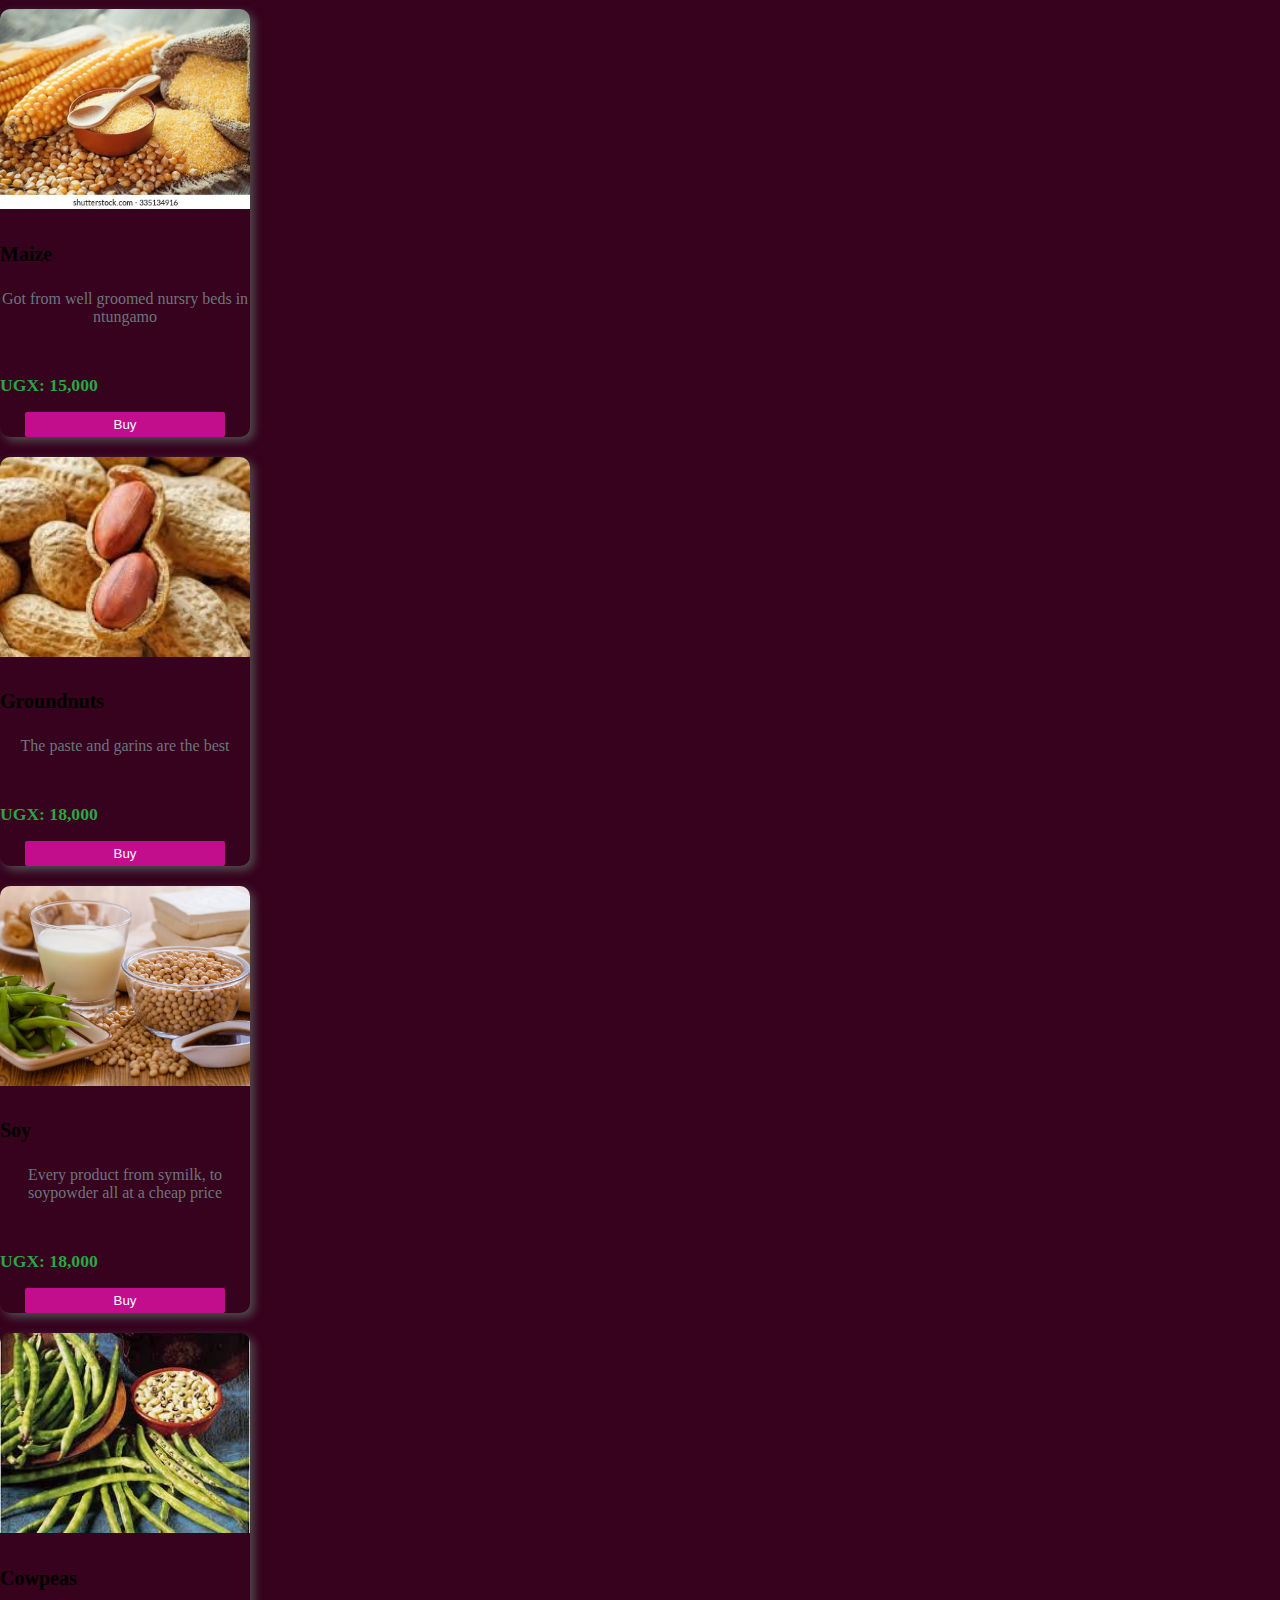
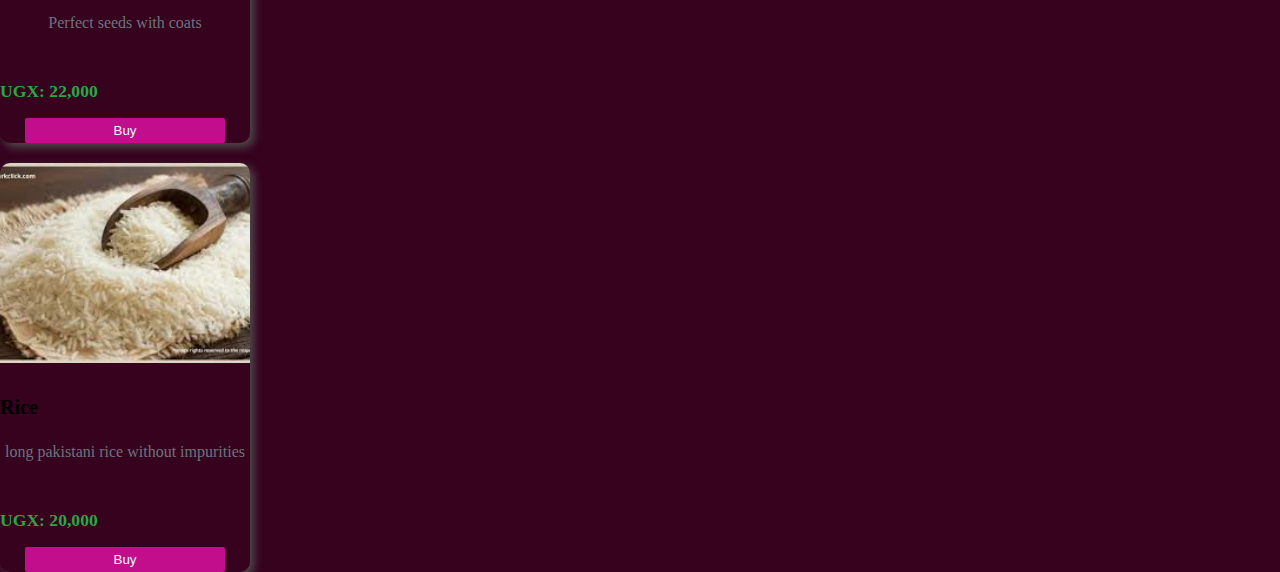
<file: docs/Product.html>
<!DOCTYPE html>
    <html lang="en">
    <head>
        <meta charset="UTF-8">
        <meta name="viewport" content="width=device-width, initial-scale=1.0">
        <title>Products</title>
        <link href="https://cdn.jsdelivr.net/npm/bootstrap@5.0.2/dist/css/bootstrap.min.css" rel="stylesheet" integrity="sha384-EVSTQN3/azprG1Anm3QDgpJLIm9Nao0Yz1ztcQTwFspd3yD65VohhpuuCOmLASjC" crossorigin="anonymous">
        <link rel="preconnect" href="https://fonts.googleapis.com">
        <link rel="preconnect" href="https://fonts.gstatic.com" crossorigin>
        <link href="https://fonts.googleapis.com/css2?family=Ubuntu:ital,wght@0,300;0,400;0,500;0,700;1,300;1,400;1,500;1,700&display=swap" rel="stylesheet">
        <link rel= "stylesheet" href= "https://maxst.icons8.com/vue-static/landings/line-awesome/line-awesome/1.3.0/css/line-awesome.min.css" >
        <link rel="stylesheet" href="Product.css">
    </head>
    <body>

        <nav class="navbar navbar-expand-lg navbar-light">
            <div class="container-fluid">
                <a class="navbar-brand" href="#">Karibu Groceries</a>
                <button class="navbar-toggler" type="button" data-bs-toggle="collapse" data-bs-target="#navbarNav" aria-controls="navbarNav" aria-expanded="false" aria-label="Toggle navigation">
                    <span class="navbar-toggler-icon"></span>
                </button>
                <div class="collapse navbar-collapse" id="navbarNav">
                    <ul class="navbar-nav">
                        <li class="nav-item">
                            <a class="nav-link" href="dashboard.html"><span class="las la-arrow-left"></span> Dashboard</a>
                        </li>
                        <li class="nav-item">
                            <a class="nav-link" href="index.html"><span class="las la-home"></span> Home</a>
                        </li>
                        <li class="nav-item">
                            <a class="nav-link" href="about.html"><span class="las la-info"></span> About</a>
                        </li>
                        <li class="nav-item">
                            <a class="nav-link" href="contact.html"><span class="las la-envelope"></span> Contact</a>
                        </li>
                        <li class="nav-item">
                            <a class="nav-link" href="terms_of_service.html"><span class="las la-file-alt"></span> Terms of Service</a>
                        </li>
                        <li class="nav-item">
                            <a class="nav-link" href="logout.html"><span class="las la-sign-out-alt"></span> Logout</a>
                        </li>
                        <li class="nav-item">
                            <a class="nav-link" href="cart.html"><span class="las la-shopping-cart"></span> Cart</a>
                        </li>
                    </ul>
                </div>
            </div>
        </nav>


                     <div class=" container">
                    <div class="hero-section">
                        <div class="row align-items-center justify-content-between">
        
                            <div class="col-12 col-lg-6">
                                <h1 class="display-8 fw-bold"> <span class="text-primary">Welcome to </span> Karibu Groceries</h1>
                                <p class="lead pb-3">
                                   Where we offer you access to quality produce and make a run for your money woth it.
                                </p>
                                <button class="btn btn-primary px-5 py-3 d-inlline-block"> Shop Now</button>
                            </div>
        
                            <div class="col-12 col-lg-5">
                                <img src="Bg4.jpg" alt=" " class="img-fluid">
                            </div>
                             
                        </div>
                
                    </div>
                 </section>

                    <div class="row product-cards">

                         <div class="col-md-4 col-sm-6 mb-4">
                             <div class="card">
                                 <div class="products">
                                     <img src="bean.jpg" alt="Beans" width="100%">
                                 </div>
                                 
                                 <div class="card-body">
                                     <h5 class="card-title">Beans</h5>
                                     <p class="card-text">Healthy Seeds</p>
                                     <h6 class="card-subtitle mb-2">UGX: 11,000</h6>
                                     <button class="btn btn-primary">Buy</button>
                                 </div>
             
                             </div>
                         </div>
        
                        <div class="col-md-4 col-sm-6 mb-4">
        
                            <div class="card">
                                <div class="products">
                                    <img src="maize.jpg" alt="maize" width="100%">
                                </div>
            
                                <div class="card-body">
                                    <h5 class="card-title">Maize</h5>
                                    <p class="card-text">Got from well groomed nursry beds in ntungamo</p>
                                    <h6 class="card-subtitle mb-2">UGX: 15,000</h6>
                                    <button class="btn btn-primary">Buy</button>
                                </div>
            
                            </div>
                        </div>
        
                        <div class="col-md-4 col-sm-6 mb-4">
        
                            <div class="card">
                                <div class="products">
                                    <img src="gnuts.jpg" alt="Gnuts" width="100%">
                                </div>
                                <div class="card-body">
                                    <h5 class="card-title">Groundnuts</h5>
                                    <p class="card-text">The paste and garins are the best</p>
                                    <h6 class="card-subtitle mb-2">UGX: 18,000</h6>
                                    <button class="btn btn-primary">Buy</button>
                                </div>
                            </div>
                        </div>
        
                        <div class="col-md-4 col-sm-6 mb-4">
        
                            <div class="card">
                                <div class="products">
                                    <img src="soy.avif" alt="Soy" width="100%">
                                </div>
            
                                <div class="card-body">
                                    <h5 class="card-title">Soy</h5>
                                    <p class="card-text">Every product from symilk, to soypowder all at a cheap price</p>
                                    <h6 class="card-subtitle mb-2">UGX: 18,000</h6>
                                    <button class="btn btn-primary">Buy</button>
                                </div>
            
                            </div>
                        </div>
        
                        <div class="col-md-4 col-sm-6 mb-4">
        
                            <div class="card">
                                <div class="products">
                                    <img src="cow2.jpg" alt="Soy" width="100%">
                                </div>
            
                                <div class="card-body">
                                    <h5 class="card-title">Cowpeas</h5>
                                    <p class="card-text">Perfect seeds with coats</p>
                                    <h6 class="card-subtitle mb-2">UGX: 22,000</h6>
                                    <button class="btn btn-primary">Buy</button>
                                </div>
            
                            </div>
                     </div>

                     <div class="col-md-4 col-sm-6 mb-4">
        
                        <div class="card">
                            <div class="products">
                                <img src="rice.jpg" alt="Soy" width="100%">
                            </div>
        
                            <div class="card-body">
                                <h5 class="card-title">Rice</h5>
                                <p class="card-text">long pakistani rice without impurities</p>
                                <h6 class="card-subtitle mb-2">UGX: 20,000</h6>
                                <button class="btn btn-primary">Buy</button>
                            </div>
        
                        </div>
                 </div>

                </div>
                
            </div>

        </div>
        <script src="https://cdn.jsdelivr.net/npm/bootstrap@5.0.2/dist/js/bootstrap.bundle.min.js" integrity="sha384-MrcW6ZMFYlzcLA8Nl+NtUVF0sA7MsXsP1UyJoMp4YLEuNSfAP+JcXn/tWtIaxVXM" crossorigin="anonymous"></script> 
    </body>
    </html>
</file>
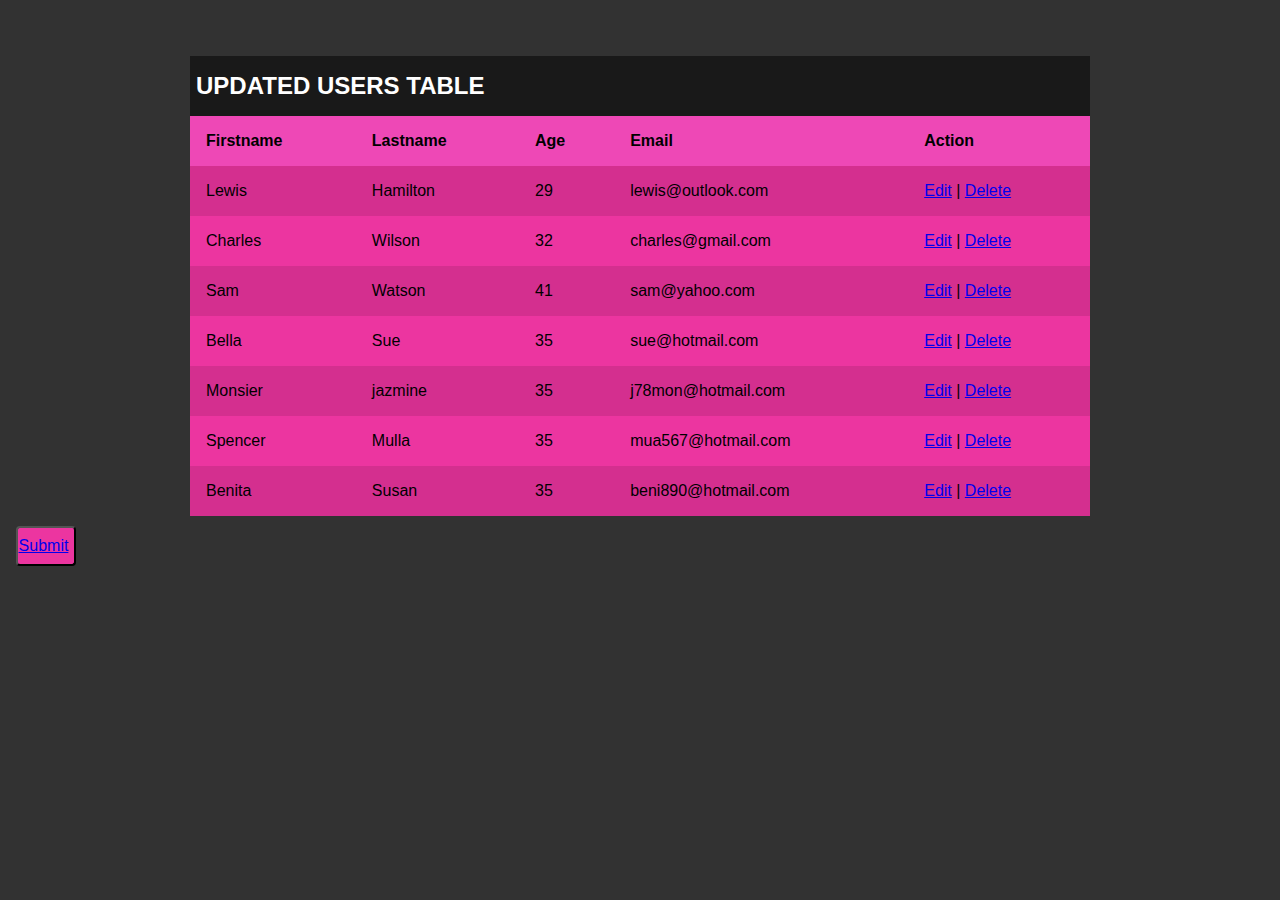
<file: docs/User.html>
<!DOCTYPE html>
<html lang="en">
<head>
    <meta charset="UTF-8">
    <meta name="viewport" content="width=, initial-scale=1.0">
    <title>Users page</title>
</head>
<body>
    
   <!-- index.html -->
<!DOCTYPE html>
<html>

<head>
    <style>
        * {
            margin: 0;
            padding: 0;
            box-sizing: border-box;
            font-family: 'Arial', sans-serif;
            font-size: 16px;
            margin-top: 10px;
            
        }

        body {
            background: #323232;
            font-family: Arial, sans-serif;
            padding: 1rem;
        }
       .wrapper {
        width: min(900px, 100% - 3rem);
        margin-inline: auto;
       }

        table {
          width: 100%;
          border-collapse: collapse;
          background: #ec35a0;
        }


        caption,
        th,
        td {
            padding: 1rem;
           
        }
        caption,
        th
         {
             text-align: left;
        }

        caption{
            background: hsl(0 0%  0% / 0.5);
            font-size: 1.5rem;
            font-weight: 700;
            text-transform: uppercase;
            color: #fff; 
        }

        th {
            background: hsla(315, 83%, 65%, 0.5);
        }

        tr:nth-of-type(2n) {
            background: hsl( 0 0% 0% / 0.1 );
        }

        table#t01 {
            width: 100%;   
        }
        
         .table-container {
            max-width: 100%;
            overflow-x: auto;
         }

    </style>

</head>

<body>
    <main>
        <div class="wrapper">

            <table id="t01">

              <caption style="padding-left: 6px;"> Updated Users Table</caption>

                <tr>
                    <th>Firstname</th>
                    <th>Lastname</th>
                    <th>Age</th>
                    <th>Email</th>
                    <th>Action</th>

                </tr>
                <tr>
                    <td data-cell="firstname">Lewis</td>
                    <td data-cell="lastname">Hamilton</td>
                    <td data-cell="age">29</td>
                    <td data-cell="email">lewis@outlook.com</td>
                    <td data-cell="action">
                        <a href="#">Edit</a> | <a href="#">Delete</a>
                    </td>

                </tr>
                <tr>
                    <td data-cell="firstname">Charles</td>
                    <td data-cell="lastname">Wilson</td>
                    <td data-cell="age">32</td>
                    <td data-cell="email">charles@gmail.com</td>
                    <td data-cell="action">
                        <a href="#">Edit</a> | <a href="#">Delete</a>
                    </td>
                </tr>
                <tr>
                    <td data-cell="firstname">Sam</td>
                    <td data-cell="lastname">Watson</td>
                    <td data-cell="age">41</td>
                    <td data-cell="email">sam@yahoo.com</td>
                    <td data-cell="action">
                        <a href="#">Edit</a> | <a href="#">Delete</a>
                    </td>
                
                </tr>

                <tr>
                    <td data-cell="firstname">Bella</td>
                    <td data-cell="lastname">Sue</td>
                    <td data-cell="age">35</td>
                    <td data-cell="email">sue@hotmail.com</td>
                    <td data-cell="action">
                        <a href="#">Edit</a> | <a href="#">Delete</a>
                    </td>
                </tr>

                <tr>
                    <td data-cell="firstname">Monsier</td>
                    <td data-cell="lastname">jazmine</td>
                    <td data-cell="age">35</td>
                    <td data-cell="email">j78mon@hotmail.com</td>
                    <td data-cell="action">
                        <a href="#">Edit</a> | <a href="#">Delete</a>
                    </td>
                </tr>

                <tr>
                    <td data-cell="firstname">Spencer</td>
                    <td data-cell="lastname">Mulla</td>
                    <td data-cell="age">35</td>
                    <td data-cell="email">mua567@hotmail.com</td>
                    <td data-cell="action">
                        <a href="#">Edit</a> | <a href="#">Delete</a>
                    </td>
                </tr>

                <tr>
                    <td data-cell="firstname">Benita</td>
                    <td data-cell="lastname">Susan</td>
                    <td data-cell="age">35</td>
                    <td data-cell="email">beni890@hotmail.com</td>
                    <td data-cell="action">
                        <a href="#">Edit</a> | <a href="#">Delete</a>
                    </td>
                </tr>

            </table>

        </div>

      <button type="submit" style="background: #ec35a0; border-radius: 4px; width: 60px; height: 40px; padding-right: 5px;" ><a href="/dashboard.html">Submit </a></button>

    </main>
</body>

</html>


</body>
</html>
</file>
<file: index.css>
body{
    background-image: url(bg9.jpg);
    backdrop-filter: blur(8px); 
    background-repeat: no-repeat;
    background-size: cover;
    background-attachment: fixed;
    font-family: 'Josefin Sans', sans-serif; 
    margin: 0;
    padding: 0;
    min-height: 100vh;
    display: flex;
    flex-direction: column;
}



.navbar{
    height: 80%;
    width: 100%;
    position: sticky;
    top: 0;
    left: 0;
    z-index: 1000;
}

.container-fluid {
   display: flex;
   justify-content: space-between;
   align-items: center;
   height: 100%;
   padding: 0 5%;
}


.navbar-brand {
   font-size: 28px;
   text-decoration: none;
   font-weight: 700;
}

.navbar-nav {
   display: flex;
   align-items: center;
}

.navbar-nav ul {
    list-style-type: none;
    display: flex;
    margin: 0;
    padding: 0;
 }

 .navbar-nav ul li{
    margin-right: 20px;
 }
 
 .navbar-nav ul li a:last-child {
      margin-right: 0; 
 }

 .navbar a {
    color: white;
    font-size: 28px;
 }
 
 .navbar a:hover {
    color: #ea1538;
    transition: .3s;
 }

.navbar-nav ul li a {
    text-decoration: none;
    color: white;
    font-weight: bold ;
    font-size: 16px;
 
}

nav ul li a:hover{
    color: #ea1538;
    transition: .3s;
}

.Wrapper {
   width: 420px;
   background: transparent ;
   color: white;
   position: absolute;
   top: 50%;
   left: 50%;
    transform: translate(-50%, -50%);
    padding: 30px 40px;
    border-radius: 12px;

}

.Wrapper h1 {
   font-size: 36px;
   text-align: center;
   color: #ea1538;
   font-weight: 600;
}

.Wrapper .input-box{
   position: relative;
   width: 100%;
   height: 50px;
   margin: 30px 0 ;
}

.input-box input{
   width: 100%;
   height: 100%;
   background: transparent;
   border: none ;
   outline: none;
   border: 2px solid rgba(255, 255, 255, .2);
   border-radius: 40px;
   font-size: 16px ;
   color: white;
   padding-left: 40px;
}

.input-box input::placeholder {
    color: white;
}

.input-box i {
   position: absolute;
   right: 20px;
   top: 30%;
   transform: translate(-50%);
   font-size: 20px;
}

.Wrapper .remember-forgot {
   display: flex;
   justify-content: space-between;
   font-size: 14.5px;
   margin: -15px 0 15px;
}

.remember-forgot label {
   display: flex;
   align-items: center;
}

.remember-forgot label input {
   accent-color: #fff;
   margin-right: 3px;
}

.remember-forgot a {
    color: white;
    text-decoration: none;
}

.remember-forgot a:hover{
   text-decoration: underline;

}

.Wrapper .btn{
   width: 100%;
   height: 45px;
   background: #ea1538;
   border: none;
   outline: none;
   border-radius: 40px;
   box-shadow: 0 0 10px rgba(0, 0, 0, .1);
   cursor: pointer;
   font-size: 16px;
   font-weight: 600;
}

 .register-link{
   font-size: 14.5px;
   text-align: center;
   margin: 20px;
   display: flex;
   justify-content: center;
   align-items: center;
}

.register-link p {
   margin: 0;
   margin-right: 5px;

}

.register-link a {
    color: #fff;
    text-decoration: none;
    font-weight: 100;
}

.register-link a:hover {
   text-decoration: underline;
}

 span{
    color: #ea1538;
    font-weight: bold;
 }
 span:hover {
    color: white;
    transition: .3s;
 }

 .navbar-nav ul li {
    list-style-type: none;
    display: inline-block;
    padding: 10px 20px ;
 }

 button {
    border: none;
    background: #ea1538;
    padding: 12px 30px;
    color: white;
    border-radius: 30px;
    font-weight: bold;
    font-size: 15px;
    transition: .4s;
 }

 button:hover {
   transform: scale(1.3);
   cursor: pointer;
   
 }

  

 
 footer {
    
    color: white;
    text-align: center;
    padding: 10px;
    background-color: rgba(0, 0, 0, 0.5);
   margin-top: auto;
 }
 footer a {
    color: white;
    text-decoration: underline;
    font-size: 14px;
    margin-right: 20px;
    display: inline;
 }
</file>
<file: docs/index.css>
body{
    background-image: url(bg9.jpg);
    backdrop-filter: blur(8px); 
    background-repeat: no-repeat;
    background-size: cover;
    background-attachment: fixed;
    font-family: 'Josefin Sans', sans-serif; 
    margin: 0;
    padding: 0;
    min-height: 100vh;
    display: flex;
    flex-direction: column;
}



.navbar{
    height: 80%;
    width: 100%;
    position: sticky;
    top: 0;
    left: 0;
    z-index: 1000;
}

.container-fluid {
   display: flex;
   justify-content: space-between;
   align-items: center;
   height: 100%;
   padding: 0 5%;
}


.navbar-brand {
   font-size: 28px;
   text-decoration: none;
   font-weight: 700;
}

.navbar-nav {
   display: flex;
   align-items: center;
}

.navbar-nav ul {
    list-style-type: none;
    display: flex;
    margin: 0;
    padding: 0;
 }

 .navbar-nav ul li{
    margin-right: 20px;
 }
 
 .navbar-nav ul li a:last-child {
      margin-right: 0; 
 }

 .navbar a {
    color: white;
    font-size: 28px;
 }
 
 .navbar a:hover {
    color: #ea1538;
    transition: .3s;
 }

.navbar-nav ul li a {
    text-decoration: none;
    color: white;
    font-weight: bold ;
    font-size: 16px;
 
}

nav ul li a:hover{
    color: #ea1538;
    transition: .3s;
}

.Wrapper {
   width: 420px;
   background: transparent ;
   color: white;
   position: absolute;
   top: 50%;
   left: 50%;
    transform: translate(-50%, -50%);
    padding: 30px 40px;
    border-radius: 12px;

}

.Wrapper h1 {
   font-size: 36px;
   text-align: center;
   color: #ea1538;
   font-weight: 600;
}

.Wrapper .input-box{
   position: relative;
   width: 100%;
   height: 50px;
   margin: 30px 0 ;
}

.input-box input{
   width: 100%;
   height: 100%;
   background: transparent;
   border: none ;
   outline: none;
   border: 2px solid rgba(255, 255, 255, .2);
   border-radius: 40px;
   font-size: 16px ;
   color: white;
   padding-left: 40px;
}

.input-box input::placeholder {
    color: white;
}

.input-box i {
   position: absolute;
   right: 20px;
   top: 30%;
   transform: translate(-50%);
   font-size: 20px;
}

.Wrapper .remember-forgot {
   display: flex;
   justify-content: space-between;
   font-size: 14.5px;
   margin: -15px 0 15px;
}

.remember-forgot label {
   display: flex;
   align-items: center;
}

.remember-forgot label input {
   accent-color: #fff;
   margin-right: 3px;
}

.remember-forgot a {
    color: white;
    text-decoration: none;
}

.remember-forgot a:hover{
   text-decoration: underline;

}

.Wrapper .btn{
   width: 100%;
   height: 45px;
   background: #ea1538;
   border: none;
   outline: none;
   border-radius: 40px;
   box-shadow: 0 0 10px rgba(0, 0, 0, .1);
   cursor: pointer;
   font-size: 16px;
   font-weight: 600;
}

 .register-link{
   font-size: 14.5px;
   text-align: center;
   margin: 20px;
   display: flex;
   justify-content: center;
   align-items: center;
}

.register-link p {
   margin: 0;
   margin-right: 5px;

}

.register-link a {
    color: #fff;
    text-decoration: none;
    font-weight: 100;
}

.register-link a:hover {
   text-decoration: underline;
}

 span{
    color: #ea1538;
    font-weight: bold;
 }
 span:hover {
    color: white;
    transition: .3s;
 }

 .navbar-nav ul li {
    list-style-type: none;
    display: inline-block;
    padding: 10px 20px ;
 }

 button {
    border: none;
    background: #ea1538;
    padding: 12px 30px;
    color: white;
    border-radius: 30px;
    font-weight: bold;
    font-size: 15px;
    transition: .4s;
 }

 button:hover {
   transform: scale(1.3);
   cursor: pointer;
   
 }

  

 
 footer {
    
    color: white;
    text-align: center;
    padding: 10px;
    background-color: rgba(0, 0, 0, 0.5);
   margin-top: auto;
 }
 footer a {
    color: white;
    text-decoration: underline;
    font-size: 14px;
    margin-right: 20px;
    display: inline;
 }
</file>
<file: dash.css>
@import url('https://fonts.googleapis.com/css2?family=Poppins:wght@300;400;500;600&display=swap');

:root {
    --main-color: #f6098e;
    --color-dark: #1d2231;
    --text-white: #939eac;

}

* {
    padding: 0;
    margin: 0;
    box-sizing: border-box;
    list-style-type: none;
    text-decoration: none;
    font-family: 'Poppins';
}

.sidebar {
    width:345px;
    position:fixed;
    left: 0;
    top: 0;
    height: 100%;
    background: var(--main-color);
    z-index: 100;
    transition: width 300ms;
    
}

.sidebar-brand {
    height: 90px;
    padding: 1rem 0rem 1rem 2rem;
    color: #fff;
}

.sidebar-brand span {
 display:  inline-block;
 padding-right: 1rem;
}

.sidebar-menu{
    margin-top: 1rem;
}

.sidebar-menu li {
    padding-left: 2rem;
    width: 100%;
    margin-bottom: 1.7rem ;
}

.sidebar-menu a {
    padding-left: 1rem;
    display: block;
    color: #fff;
    font-size: 1.1rem;
}

.sidebar-menu a span:first-child {

    font-size: 1.5rem;
    padding-right: 1rem;
}

.sidebar-menu a.active {
    background: #fff;
    padding-top: 1rem;
    padding-bottom: 1rem;
    color: var(--main-color);
    border-radius: 30px 0px 0px 30px; 
}

#nav-toggle:checked + .sidebar {
   width: 70px;
}

#nav-toggle:checked + .sidebar .sidebar-brand,
#nav-toggle:checked + .sidebar li {
    padding-left: 1rem;
    text-align: center;
 }

 #nav-toggle:checked + .sidebar li a {
    padding-left: 0rem;
 }

#nav-toggle:checked +.sidebar .sidebar-brand h2 span:last-child,
#nav-toggle:checked +.sidebar li a span:last-child {
    display: none;
}

#nav-toggle:checked + .main-content header {
    width: calc(100% - 70px);
}
 
.main-content {
    transition: margin-left 300ms;
    margin-left: 345px;

}

header{
    display: flex ;
    justify-content: space-between ;
    padding: 1rem 1.5rem;
    box-shadow: 2px 2px 5px rgba(0, 0, 0, 0.2);
    position: fixed;
    left: 345px;
    width: calc(100% - 345px);
    top: 0;
    z-index: 100;
    transition: width 300ms;
}

#nav-toggle {
    display: none;
}

header h2 {
    color:#222 ;
}

header label span{
    padding-right: 1rem;
    font-size: 1.7rem;
}

.search-wrapper {
    border: 1px solid #ccc;
    border-radius: 30px;
    height: 40px;
    display: flex;
    align-items: center;
    overflow-x: hidden;
}

.search-wrapper span {
   display: inline-block;
   padding: 0rem 1rem;
   font-size: 1.5rem;
}

.search-wrapper input {
    height: 100%;
    padding: .5rem;
    border: none;
    outline: none;
}

.user-wrapper {
    display: flex;
    align-items: center;
}

.user-wrapper img {
    border-radius: 50%;
    margin-right: 1rem;
}

.user-wrapper h4{
    margin-bottom: 0rem;
}

.user-wrapper small {
 display:inline-block;
 color: var(--text-white);
 
}

main{
    margin-top: 85px;
    padding: 2rem 1.5rem;
    background: #f1f5f9;
    min-height: calc(100vh - 90px);
}

.cards{
    display: grid;
    grid-template-columns: repeat(3, 1fr);
    grid-gap: 2rem;
    margin-top: 1rem;
}

.card-single{
    display: flex;
    justify-content: space-between;
    background: #fff;
    border-radius: 2px;
    padding: 2rem;
}

.card-single div:last-child span {
    font-size: 3rem;
    color: var(--main-color);
}

.card-single div:first-child span {
   color: var(--text-white);
}

.card-single:last-child {
    background: var(--main-color);
}


.card-single:last-child h1,
.card-single:last-child div:first-child span,
.card-single:last-child  div:first-child span {
    color: #fff;
}



.card {
    box-sizing: border-box;
    max-width: 1000px;
    margin: 0 auto;
    padding: 20px;
    margin-top: 10px;
}


.card {
    background-color: white;
    border-radius: 8px;
    box-shadow: 0 2px 4px rgba(0, 0, 0, 0.1);
    padding: 20px;
    
}
#container {
    display: flex;
    flex-wrap: wrap;
    justify-content: space-between;
    margin-top: 20px;
    background: #f1f5f9;
    box-sizing: content-box;
    gap: 0.5px;
}

.card2 {
    display: flex;
    max-width: 500px;
    margin: 0 auto;
    padding: 20px;
    margin-top: 10px;
    border-radius: 8px;
    box-shadow: 0 2px 4px rgba(0, 0, 0, 0.1);
    
}


.stock-item, .info-item {
    display: flex;
    justify-content: space-between;
    margin-bottom: 10px;
}

.stock-bar {
    background-color: #e0e0e0;
    height: 20px;
    width: 60%;
    border-radius: 10px;
    overflow: hidden;
}
.stock-level {
    background-color: #4caf50;
    height: 100%;
}

.card1 {
    display: flex;
    max-width: 500px;
    margin: 0 auto;
    padding: 20px;
    margin-top: 10px;
    border-radius: 8px;
    box-shadow: 0 2px 4px rgba(0, 0, 0, 0.1);
    box-sizing: border-box;
}

.card3 {
    display: flex;
    max-width: 500px;
    margin: 0 auto;
    padding: 20px;
    margin-top: 10px;
    border-radius: 8px;
    box-shadow: 0 2px 4px rgba(0, 0, 0, 0.1);
    box-sizing: border-box;
}

.card2,
.card3,
.card1 {
    display:flex;
    flex-direction: column;
    margin-bottom: 20px;
    max-width: 500px;
    margin-bottom: 20px;
    padding-right: 40px;
  
    
}

.employee-mgt h2 {
    margin-bottom: 10px;
}

.employee-mgt .info-item {
    display: flex;
    justify-content: space-between;
    padding: 10px 0;
    border-bottom: 1px solid #ddd;
}

#nav-togggle:checked + .sidebar {
    width: 70px;
}
</file>
<file: Product.css>
.text-primary{
    color: black;
}


h1{
    color: deeppink;
}

.btn-primary{
    background-color: #c20e8c ;
    border: none;
}

.img-fluid {
    max-width: 100%;
    border-radius: 30px ;
    height: auto;
    
}

body{
    background: rgb(54, 2, 30);
    margin: 0;
    padding: 0;
    height: 100vh;
    
}

.navbar {
    box-shadow: #6c757d;
    background-color: rgba(255, 255, 255, 0.8) !important;
    backdrop-filter: blur(10px)
  
}

.navbar-brand {
    color: deeppink !important;
    font-weight: bold;
    font-size: 1.5rem;
}

.navbar-nav .nav-item {
    margin-left: 10px;
  }
  
  .navbar-nav .nav-link {
    color: #333 !important;
    font-weight: 500;
    transition: color 0.3s ease;
  }
  
  .navbar-nav .nav-link:hover {
    color: deeppink !important;
  }
  
  .navbar-nav .nav-link i {
    margin-right: 5px;
  }

.container {
    gap: 15px;
    display: fixed;
    justify-content: center;
    align-items: center;
    border: solid 2px #ccc;
    height: 100%;
    padding-top: 2rem;
    padding-bottom: 2rem;
    border: none;
   
}

.card {

    border-radius: 10px;
    box-shadow: 4px 4px 10px rgb(80, 79, 79);
    width: 250px;
    height: 100%;
    margin-bottom: 20px;
    display: flex;
    flex-direction: column;
  
   
}

.card:hover {
    transform: translateY(-5px);
}

.products {
    border-radius: 10px 10px 0 0;
    height: 200px;
    overflow: hidden;
}

.card-body {
    display: flex;
    grid-template-columns: repeat(5, 1fr);
    flex-direction:column;
    justify-content: space-between;
    height: calc(100% - 200px);

}

.card-title {
    font-size: 1.25rem;
    font-weight: bold;
    margin-bottom: 0.5rem;
}

.card-text {
    color: #6c757d;
    margin-bottom: 0.5rem;
   
}

.card-subtitle {
    font-size: 1.1rem;
    font-weight: bold;
    color: #28a745;
    margin-bottom: 1rem;
}

img {
    border-radius: 8px, 8px, 0px, 0px;
    width: 100%;
    height: 100%;
    object-fit: cover;

}

h1 {
    text-align: center;
    font-size: 20px;
}

p {
    text-align: center;
    color: rgb(182, 181, 181);
}

h2 {
    font-size:18px ;
    text-align: center;
}

button {
    color: aliceblue;
    cursor: pointer;
    border-radius: 2px;
    background: deeppink;
    padding: 5px;
    border: none;
    width: 80%;
    margin-left: 10%;
}

button:hover {
    background: rgb(rgb(255, 0, 234),);
}

.hero-section{ 
   margin-bottom: 3rem;

}

.product-cards {
    justify-content: center;
    gap: 20px;
    
}

.product-cards .col-md-4 {
    flex: 0 0 auyo;
    width: auto;
    max-width: 100%;
}

 
 @media (max-width: 768px) {
    .product-cards {
        flex-direction: center;
    }
}
</file>
<file: docs/dash.css>
@import url('https://fonts.googleapis.com/css2?family=Poppins:wght@300;400;500;600&display=swap');

:root {
    --main-color: #f6098e;
    --color-dark: #1d2231;
    --text-white: #939eac;

}

* {
    padding: 0;
    margin: 0;
    box-sizing: border-box;
    list-style-type: none;
    text-decoration: none;
    font-family: 'Poppins';
}

.sidebar {
    width:345px;
    position:fixed;
    left: 0;
    top: 0;
    height: 100%;
    background: var(--main-color);
    z-index: 100;
    transition: width 300ms;
    
}

.sidebar-brand {
    height: 90px;
    padding: 1rem 0rem 1rem 2rem;
    color: #fff;
}

.sidebar-brand span {
 display:  inline-block;
 padding-right: 1rem;
}

.sidebar-menu{
    margin-top: 1rem;
}

.sidebar-menu li {
    padding-left: 2rem;
    width: 100%;
    margin-bottom: 1.7rem ;
}

.sidebar-menu a {
    padding-left: 1rem;
    display: block;
    color: #fff;
    font-size: 1.1rem;
}

.sidebar-menu a span:first-child {

    font-size: 1.5rem;
    padding-right: 1rem;
}

.sidebar-menu a.active {
    background: #fff;
    padding-top: 1rem;
    padding-bottom: 1rem;
    color: var(--main-color);
    border-radius: 30px 0px 0px 30px; 
}

#nav-toggle:checked + .sidebar {
   width: 70px;
}

#nav-toggle:checked + .sidebar .sidebar-brand,
#nav-toggle:checked + .sidebar li {
    padding-left: 1rem;
    text-align: center;
 }

 #nav-toggle:checked + .sidebar li a {
    padding-left: 0rem;
 }

#nav-toggle:checked +.sidebar .sidebar-brand h2 span:last-child,
#nav-toggle:checked +.sidebar li a span:last-child {
    display: none;
}

#nav-toggle:checked + .main-content header {
    width: calc(100% - 70px);
}
 
.main-content {
    transition: margin-left 300ms;
    margin-left: 345px;

}

header{
    display: flex ;
    justify-content: space-between ;
    padding: 1rem 1.5rem;
    box-shadow: 2px 2px 5px rgba(0, 0, 0, 0.2);
    position: fixed;
    left: 345px;
    width: calc(100% - 345px);
    top: 0;
    z-index: 100;
    transition: width 300ms;
}

#nav-toggle {
    display: none;
}

header h2 {
    color:#222 ;
}

header label span{
    padding-right: 1rem;
    font-size: 1.7rem;
}

.search-wrapper {
    border: 1px solid #ccc;
    border-radius: 30px;
    height: 40px;
    display: flex;
    align-items: center;
    overflow-x: hidden;
}

.search-wrapper span {
   display: inline-block;
   padding: 0rem 1rem;
   font-size: 1.5rem;
}

.search-wrapper input {
    height: 100%;
    padding: .5rem;
    border: none;
    outline: none;
}

.user-wrapper {
    display: flex;
    align-items: center;
}

.user-wrapper img {
    border-radius: 50%;
    margin-right: 1rem;
}

.user-wrapper h4{
    margin-bottom: 0rem;
}

.user-wrapper small {
 display:inline-block;
 color: var(--text-white);
 
}

main{
    margin-top: 85px;
    padding: 2rem 1.5rem;
    background: #f1f5f9;
    min-height: calc(100vh - 90px);
}

.cards{
    display: grid;
    grid-template-columns: repeat(3, 1fr);
    grid-gap: 2rem;
    margin-top: 1rem;
}

.card-single{
    display: flex;
    justify-content: space-between;
    background: #fff;
    border-radius: 2px;
    padding: 2rem;
}

.card-single div:last-child span {
    font-size: 3rem;
    color: var(--main-color);
}

.card-single div:first-child span {
   color: var(--text-white);
}

.card-single:last-child {
    background: var(--main-color);
}


.card-single:last-child h1,
.card-single:last-child div:first-child span,
.card-single:last-child  div:first-child span {
    color: #fff;
}



.card {
    box-sizing: border-box;
    max-width: 1000px;
    margin: 0 auto;
    padding: 20px;
    margin-top: 10px;
}


.card {
    background-color: white;
    border-radius: 8px;
    box-shadow: 0 2px 4px rgba(0, 0, 0, 0.1);
    padding: 20px;
    
}

.card2 {
    max-width: 500px;
    margin: 0 auto;
    padding: 20px;
    margin-top: 10px;
    border-radius: 8px;
    box-shadow: 0 2px 4px rgba(0, 0, 0, 0.1);
    
}


.stock-item, .info-item {
    display: flex;
    justify-content: space-between;
    margin-bottom: 10px;
}

.stock-bar {
    background-color: #e0e0e0;
    height: 20px;
    width: 60%;
    border-radius: 10px;
    overflow: hidden;
}
.stock-level {
    background-color: #4caf50;
    height: 100%;
}


.card3 {
    max-width: 500px;
    margin: 0 auto;
    padding: 20px;
    margin-top: 10px;
    border-radius: 8px;
    box-shadow: 0 2px 4px rgba(0, 0, 0, 0.1);
    box-sizing: border-box;
}

.card2,
 .card3 {
    display: flexbox;
    flex-direction: column;
    margin-bottom: 20px;
    max-width: 500px;
    margin-bottom: 20px;
    padding-right: 40px;
}

.employee-mgt h2 {
    margin-bottom: 10px;
}

.employee-mgt .info-item {
    display: flex;
    justify-content: space-between;
    padding: 10px 0;
    border-bottom: 1px solid #ddd;
}

#nav-togggle:checked + .sidebar {
    width: 70px;
}
</file>
<file: docs/Product.css>
.text-primary{
    color: black;
}


h1{
    color: deeppink;
}

.btn-primary{
    background-color: #c20e8c ;
    border: none;
}

.img-fluid {
    max-width: 100%;
    border-radius: 30px ;
    height: auto;
    
}

body{
    background: rgb(54, 2, 30);
    margin: 0;
    padding: 0;
    height: 100vh;
    
}

.navbar {
    box-shadow: #6c757d;
    background-color: rgba(255, 255, 255, 0.8) !important;
    backdrop-filter: blur(10px)
  
}

.navbar-brand {
    color: deeppink !important;
    font-weight: bold;
    font-size: 1.5rem;
}

.navbar-nav .nav-item {
    margin-left: 10px;
  }
  
  .navbar-nav .nav-link {
    color: #333 !important;
    font-weight: 500;
    transition: color 0.3s ease;
  }
  
  .navbar-nav .nav-link:hover {
    color: deeppink !important;
  }
  
  .navbar-nav .nav-link i {
    margin-right: 5px;
  }

.container {
    gap: 15px;
    display: fixed;
    justify-content: center;
    align-items: center;
    border: solid 2px #ccc;
    height: 100%;
    padding-top: 2rem;
    padding-bottom: 2rem;
    border: none;
   
}

.card {

    border-radius: 10px;
    box-shadow: 4px 4px 10px rgb(80, 79, 79);
    width: 250px;
    height: 100%;
    margin-bottom: 20px;
    display: flex;
    flex-direction: column;
  
   
}

.card:hover {
    transform: translateY(-5px);
}

.products {
    border-radius: 10px 10px 0 0;
    height: 200px;
    overflow: hidden;
}

.card-body {
    display: flex;
    grid-template-columns: repeat(5, 1fr);
    flex-direction:column;
    justify-content: space-between;
    height: calc(100% - 200px);

}

.card-title {
    font-size: 1.25rem;
    font-weight: bold;
    margin-bottom: 0.5rem;
}

.card-text {
    color: #6c757d;
    margin-bottom: 0.5rem;
   
}

.card-subtitle {
    font-size: 1.1rem;
    font-weight: bold;
    color: #28a745;
    margin-bottom: 1rem;
}

img {
    border-radius: 8px, 8px, 0px, 0px;
    width: 100%;
    height: 100%;
    object-fit: cover;

}

h1 {
    text-align: center;
    font-size: 20px;
}

p {
    text-align: center;
    color: rgb(182, 181, 181);
}

h2 {
    font-size:18px ;
    text-align: center;
}

button {
    color: aliceblue;
    cursor: pointer;
    border-radius: 2px;
    background: deeppink;
    padding: 5px;
    border: none;
    width: 80%;
    margin-left: 10%;
}

button:hover {
    background: rgb(rgb(255, 0, 234),);
}

.hero-section{ 
   margin-bottom: 3rem;

}

.product-cards {
    justify-content: center;
    gap: 20px;
    
}

.product-cards .col-md-4 {
    flex: 0 0 auyo;
    width: auto;
    max-width: 100%;
}

 
 @media (max-width: 768px) {
    .product-cards {
        flex-direction: center;
    }
}
</file>
